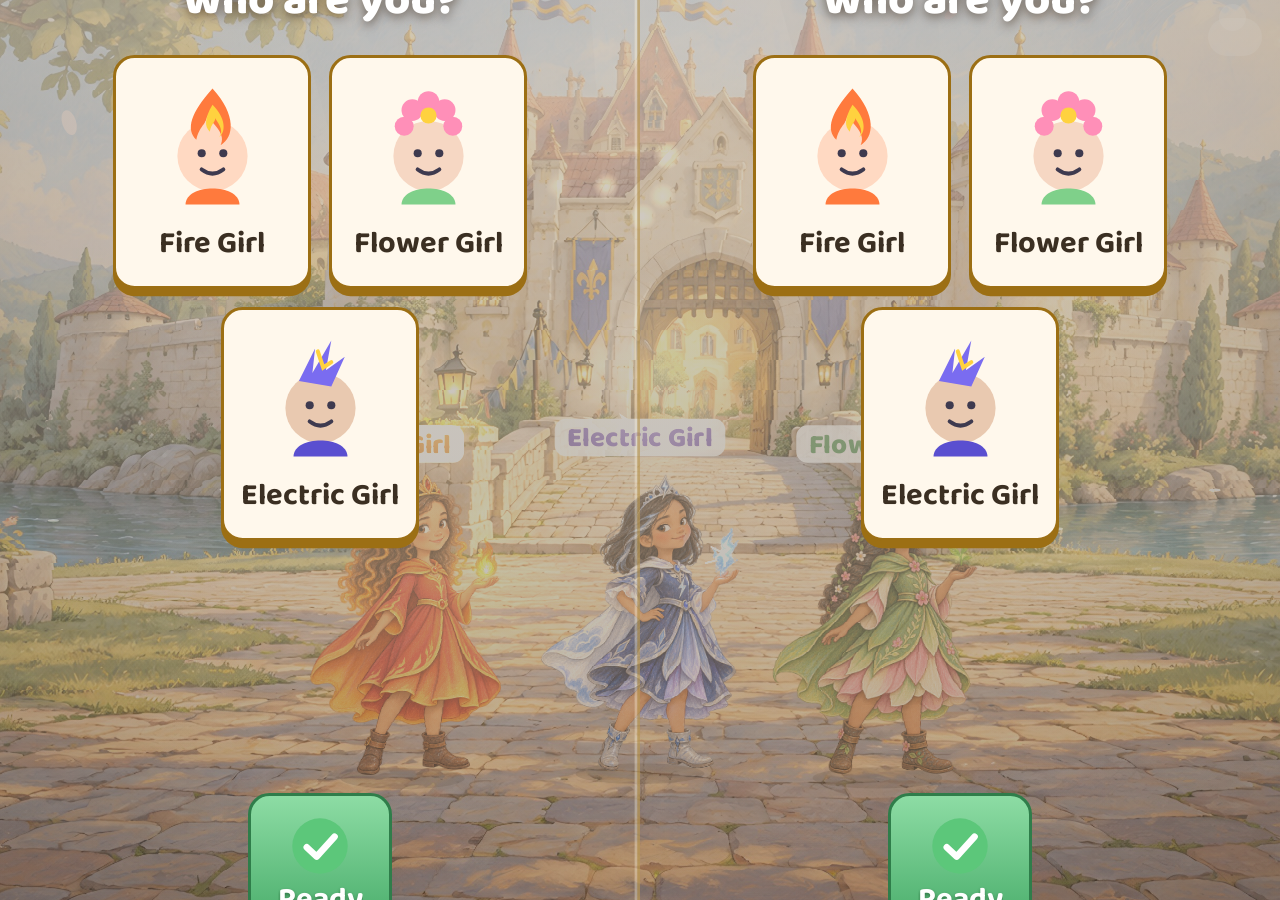
<file: index.html>
<!doctype html>
<html lang="en">
<head>
<meta charset="utf-8">
<meta name="viewport" content="width=device-width, initial-scale=1, maximum-scale=1, user-scalable=no, viewport-fit=cover">
<meta name="mobile-web-app-capable" content="yes">
<meta name="apple-mobile-web-app-capable" content="yes">
<meta name="application-name" content="Ember Bloom">
<meta name="theme-color" content="#1a1410">
<meta name="format-detection" content="telephone=no">
<title>Ember Bloom</title>
<link rel="manifest" href="manifest.webmanifest">
<link rel="icon" type="image/svg+xml" href="icons/icon.svg">
<link rel="stylesheet" href="styles.css?v=1">
<link rel="stylesheet" href="styles-hud.css?v=1">
<link rel="stylesheet" href="styles-dialogue.css?v=1">
<link rel="stylesheet" href="styles-challenge.css?v=1">
<link rel="stylesheet" href="styles-menu.css?v=1">
<link rel="stylesheet" href="styles-battle.css?v=1">
<link rel="stylesheet" href="styles-numbers.css?v=1">
<link rel="stylesheet" href="styles-shop.css?v=1">
<link rel="stylesheet" href="styles-bag.css?v=1">
<link rel="stylesheet" href="styles-myths.css?v=1">
<link rel="stylesheet" href="styles-art.css?v=1">
<link rel="stylesheet" href="styles-lair.css?v=1">
<link rel="stylesheet" href="styles-cases.css?v=1">
<link rel="stylesheet" href="styles-story.css?v=1">
<link rel="stylesheet" href="styles-ceremony.css?v=1">
<link rel="stylesheet" href="styles-verbs.css?v=1">
<link rel="stylesheet" href="styles-till.css?v=1">
</head>
<body data-scene="boot">
<!--
  The world is painted on the canvas. Buttons, speech bubbles and panels are HTML in #ui above it.
  Content (names, places, items, quests, lessons) lives in the data/ folder, never here.
-->
<canvas id="world"></canvas>
<div id="ui">
  <div id="place"></div>
  <div id="cloud" data-status="offline"></div>
  <div id="seats"></div>
  <div id="hud"></div>
  <div id="range"></div>
  <div id="corner" aria-label="grown-up corner: hold the top middle of the screen for three seconds"></div>
</div>
<div id="pick"></div>
<div id="dialogue"></div>
<div id="challenge"></div>
<div id="menu"></div>
<div id="battle"></div>
<div id="shop"></div>
<div id="storybook"></div>
<div id="artclass"></div>
<div id="lair"></div>
<div id="cases"></div>
<div id="parent"></div>
<div id="title">
  <div class="card">
    <h1 id="game-title"></h1>
    <p id="game-tagline"></p>
    <p class="tap">Tap to begin</p>
  </div>
</div>

<!-- content -->
<script src="art/overrides.js"></script>
<script src="data/world.js"></script>
<script src="data/challenges.js"></script>
<script src="data/phonics.js"></script>
<script src="data/puzzles.js"></script>
<script src="data/items.js"></script>
<script src="data/areas.js"></script>
<script src="data/quests.js"></script>
<script src="data/adventures.js"></script>
<script src="data/scenes.js"></script>
<script src="data/maps.js"></script>
<script src="data/living.js"></script>
<script src="data/school.js"></script>
<script src="data/friends.js"></script>
<script src="data/myths.js"></script>
<script src="data/cases.js"></script>
<script src="data/lair.js"></script>
<script src="data/shops.js"></script>
<script src="data/crafting.js"></script>
<script src="data/pictures.js"></script>
<script src="data/icons.js"></script>
<script src="data/story.js"></script>
<script src="data/starter-words.js"></script>
<!-- the game -->
<script src="js/core.js"></script>
<script src="js/state.js"></script>
<script src="js/save.js"></script>
<script src="js/dispatch.js"></script>
<script src="js/net.js"></script>
<script src="js/presence.js"></script>
<script src="js/companion.js"></script>
<script src="js/speech.js"></script>
<script src="js/scene.js"></script>
<script src="js/hero.js"></script>
<script src="js/living.js"></script>
<script src="js/input.js"></script>
<script src="js/words.js"></script>
<script src="js/ui.js"></script>
<script src="js/dialogue.js"></script>
<script src="js/challenge.js"></script>
<script src="js/hud.js"></script>
<script src="js/menu.js"></script>
<script src="js/map.js"></script>
<script src="js/ceremony.js"></script>
<script src="js/battle.js"></script>
<script src="js/numbers.js"></script>
<script src="js/shop.js"></script>
<script src="js/bag.js"></script>
<script src="js/myths.js"></script>
<script src="js/artclass.js"></script>
<script src="js/lair.js"></script>
<script src="js/verbs.js"></script>
<script src="js/till.js"></script>
<script src="js/cases.js"></script>
<script src="js/sound.js"></script>
<script src="js/story.js"></script>
<script src="js/heart.js"></script>
<script src="js/day.js"></script>
<script src="js/start.js"></script>
<script src="js/parent.js"></script>
<script src="js/boot.js"></script>
</body>
</html>
</file>
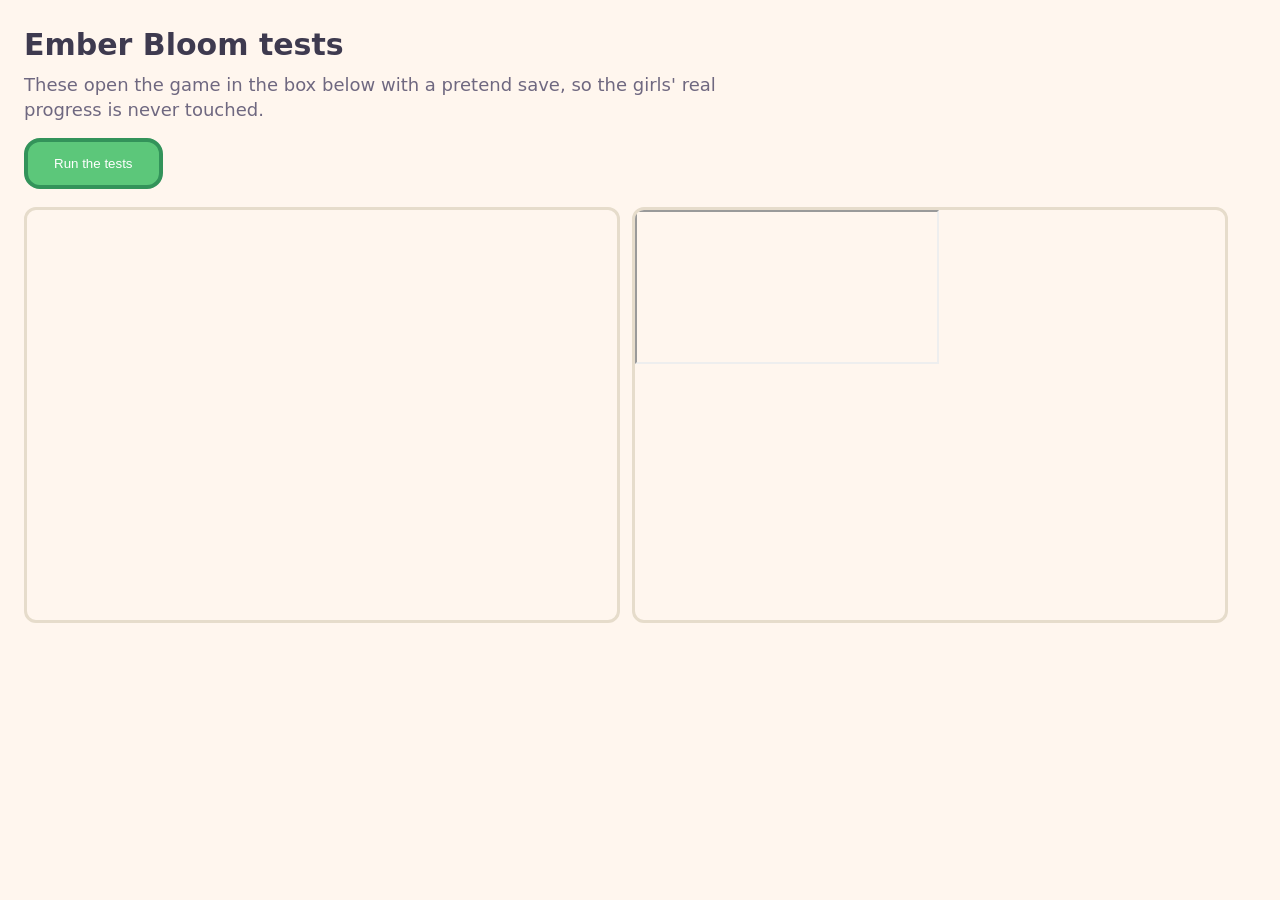
<file: tests/index.html>
<!doctype html>
<html lang="en">
<head>
<meta charset="utf-8">
<meta name="viewport" content="width=device-width, initial-scale=1">
<title>Ember Bloom tests</title>
<style>
  body { margin: 0; padding: 24px; font: 18px/1.4 ui-rounded, "Segoe UI", system-ui, sans-serif; color: #3e3a4f; background: #fff6ee; }
  h1 { margin: 0 0 6px; font-size: 30px; }
  .note { margin: 0 0 16px; color: #6f6880; max-width: 760px; }
  #run { font: 800 20px/1 inherit; padding: 14px 26px; border-radius: 16px; border: 4px solid #33935a; background: #5cc77a; color: #fff; }
  #run:disabled { opacity: .5; }
  #summary { margin-left: 14px; font-weight: 800; font-size: 22px; }
  #summary.good { color: #2f8a4f; } #summary.bad { color: #c23b3b; }
  #results { list-style: none; padding: 0; margin: 18px 0; max-width: 980px; }
  #results li { padding: 8px 12px; border-radius: 10px; margin: 4px 0; background: #fff; }
  #results li.pass::before { content: '✓ '; color: #2f8a4f; font-weight: 900; }
  #results li.fail { background: #fff0f0; }
  #results li.fail::before { content: '✗ '; color: #c23b3b; font-weight: 900; }
  #results li.running::before { content: '… '; }
  #results .why { display: block; color: #c23b3b; font-size: 15px; }
  .frames { display: flex; gap: 12px; flex-wrap: wrap; }
  .frame-box { width: 590px; height: 410px; overflow: hidden; border-radius: 12px; border: 3px solid #e6dccb; }
  #game { width: 1180px; height: 820px; border: 0; transform: scale(.5); transform-origin: 0 0; }
</style>
</head>
<body>
<h1>Ember Bloom tests</h1>
<p class="note">These open the game in the box below with a pretend save, so the girls' real progress is never touched.</p>
<button id="run">Run the tests</button><span id="summary"></span>
<ol id="results"></ol>
<div class="frames"><div class="frame-box"><iframe id="game" title="the game"></iframe></div><div class="frame-box"><iframe id="game2" title="a second device"></iframe></div></div>
<script src="harness.js"></script>
<script src="tests.js"></script>
<script src="tests-map.js"></script>
<script src="tests-battle.js"></script>
<script src="tests-numbers.js"></script>
<script src="tests-shop.js"></script>
<script src="tests-bag.js"></script>
<script src="tests-myths.js"></script>
<script src="tests-art.js"></script>
<script src="tests-lair.js"></script>
<script src="tests-cases.js"></script>
<script src="tests-net.js"></script>
<script src="tests-sound.js"></script>
<script src="tests-story.js"></script>
<script src="tests-heart.js"></script>
<script src="tests-day.js"></script>
<script src="tests-touch.js"></script>
<script src="tests-save.js"></script>
<script src="tests-balance.js"></script>
<script src="tests-economy.js"></script>
<script src="tests-world.js"></script>
<script src="tests-perf.js"></script>
<script src="tests-design.js"></script>
<script src="tests-design-hud.js"></script>
<script src="tests-design-menu.js"></script>
<script src="tests-design-battle.js"></script>
<script src="tests-words.js"></script>
<script src="tests-reading.js"></script>
<script src="tests-verbs.js"></script>
<script src="tests-till.js"></script>
<script src="tests-living.js"></script>
</body>
</html>
</file>
<file: styles.css>
/* =====================================================================
   EMBER BLOOM: how everything looks. THE SYSTEM lives here; each area has its own file
   (styles-hud.css, styles-dialogue.css, styles-challenge.css, styles-menu.css, styles-battle.css, ...).
   ---------------------------------------------------------------------
   The world is painted on a canvas (js/scene.js). This file styles what sits on top of it.
   Rules every screen follows:
     - big tap targets (nothing smaller than --tap; most things --btn)
     - icons paired with words; every word tappable to hear it
     - no scrolling, no zooming, no text selection, no long-press menus
     - sizes come from the six type tokens; colours from the palette tokens; no weight 900
     - one button family (.btn + primary / confirm / quiet) and one Close control (.btn-close)
   The three seat colors (--L, --R, --A) are filled in by the game from data/world.js.
   Overlay order, low to high (explicit z-indexes, so a word card can never hide under a battle):
     #dialogue 10 < #menu, #shop, #lair, #cases, #crafting 20 < #storybook, #artclass 25 < #battle 30 < #challenge 40 < #range 41 (the candle row, above the class dimmer) < #title 50 < #parent 100
   ===================================================================== */

/* Baloo 2 (SIL Open Font License, art/fonts/OFL.txt), bundled so it works offline. Variable weight 400 to 800. */
@font-face { font-family: "Baloo 2"; font-style: normal; font-weight: 400 800; font-display: swap;
  src: url(art/fonts/baloo2-latin-ext.woff2) format("woff2");
  unicode-range: U+0100-02BA, U+02BD-02C5, U+02C7-02CC, U+02CE-02D7, U+02DD-02FF, U+0304, U+0308, U+0329, U+1D00-1DBF, U+1E00-1E9F, U+1EF2-1EFF, U+2020, U+20A0-20AB, U+20AD-20C4, U+2113, U+2C60-2C7F, U+A720-A7FF; }
@font-face { font-family: "Baloo 2"; font-style: normal; font-weight: 400 800; font-display: swap;
  src: url(art/fonts/baloo2-latin.woff2) format("woff2");
  unicode-range: U+0000-00FF, U+0131, U+0152-0153, U+02BB-02BC, U+02C6, U+02DA, U+02DC, U+0304, U+0308, U+0329, U+2000-206F, U+20AC, U+2122, U+2191, U+2193, U+2212, U+2215, U+FEFF, U+FFFD; }

:root {
  --L: #ffa14f; --L-light: #fff0e0; --L-dark: #b05a10;    /* left seat */
  --R: #7fd08a; --R-light: #e8f8ea; --R-dark: #2f7a3d;    /* right seat */
  --A: #a98be6; --A-light: #efe8ff; --A-dark: #5a3ea8;    /* the away seat (the cousin) */
  --btn: max(16vmin, 48px);     /* big tap targets: a sixth of the screen, never under 48 px (a phone) */
  --tap: 44px;                  /* the smallest anything tappable may be on any screen */

  /* ---- type: two faces, six sizes, nothing else ---- */
  --font-display: "Baloo 2", ui-rounded, "SF Pro Rounded", "Arial Rounded MT Bold", "Segoe UI", system-ui, sans-serif;
  --font: ui-rounded, "SF Pro Rounded", "Segoe UI", system-ui, sans-serif;    /* body and small, at 600 */
  --t-display: 9vmin;                    /* the title word, "your move" banner, big numbers */
  --t-title:   max(5vmin, 22px);         /* page titles, trouble name, shop name */
  --t-word:    max(6vmin, 26px);         /* challenge words and digits: the thing to read is the biggest thing */
  --t-button:  max(3.4vmin, 16px);       /* every button and tab label */
  --t-body:    max(3vmin, 16px);         /* dialogue, storybook, objective line, item names */
  --t-small:   max(2.4vmin, 13px);       /* costs, counts, "for Flower Girl"; never below this */

  /* ---- palette ---- */
  --paper-0: #fff8ec; --paper-1: #f3e4c6; --paper-2: #e2cc9f;     /* cards, frames, dim parchment */
  --ink: #3b2f22; --ink-soft: #7a6650;                             /* body, secondary; no pure grey text */
  --gold: #d9a73a; --gold-deep: #9c6f14; --gold-glow: #ffe08a;     /* frames, selection, rewards */
  --ok: #4caf6d; --ok-deep: #2f7d4a; --ok-soft: #e6f6e9;           /* "done" states only */
  --hint: #e8812a;                                                 /* "try again" */
  --fire: #ff8a3d; --flower: #52b86a; --electric: #8f6cf0;         /* the three princesses */
  --light: #ffd23f; --earth: #a9783f; --water: #5cb8e6;            /* move elements beyond the three */
  --rarity-common: var(--gold); --rarity-uncommon: #4caf6d; --rarity-rare: #4a8fe0; --rarity-magic: #9a6cf0; --rarity-legendary: #f0b429;
  --dim: rgba(30,18,6,.6);                                         /* the world under a modal */

  /* ---- shape, shadow, motion ---- */
  --r: 2.4vmin;                                                    /* every frame and card; medallions are 50% */
  --shadow-float: 0 1.2vmin 3vmin rgba(40,20,0,.35);                /* under every floating panel */
  --press: .8vmin;                                                 /* a button's hard bottom shadow */
  --dur-in: 180ms; --dur-out: 120ms; --dur-pop: 150ms; --dur-wobble: 300ms; --dur-fill: 400ms;
  --ease-out: cubic-bezier(.2, .8, .3, 1);

  /* ---- the painted frame sheet (art/ui/frame.png). Used only when listed in art/overrides.js. ---- */
  --frame-slice: 22%;           /* how much of each edge of frame.png is border (tune once the painting lands) */
  --frame-width: 3.2vmin;       /* how thick that border is drawn on screen */

  /* older names, kept so every area file still works while it moves to the tokens above */
  --paper: var(--paper-0); --parch: var(--paper-1); --parch-dark: var(--paper-2); --gold-dark: var(--gold-deep); --ink2: var(--ink);
  --parchment: radial-gradient(ellipse at 30% 20%, #fffaf0, var(--paper-1) 60%, var(--paper-2));
  --frame-shadow: var(--shadow-float), inset 0 0 0 .4vmin #fff6e0, inset 0 0 0 .9vmin var(--gold);
}
* { box-sizing: border-box; -webkit-user-select: none; user-select: none; -webkit-touch-callout: none; -webkit-tap-highlight-color: transparent; }
html, body { margin: 0; height: 100%; overflow: hidden; overscroll-behavior: none; touch-action: none; background: #1a1410; color: var(--ink); font-family: var(--font); font-weight: 600; }
body { position: fixed; inset: 0; }
svg { display: block; }
h1, h2, h3 { font-family: var(--font-display); font-weight: 800; }

#world { position: fixed; inset: 0; display: block; }

/* ---------- the HTML layer ---------- */
#ui { position: fixed; inset: 0; pointer-events: none; }
#ui > * { pointer-events: auto; }

/* =====================================================================
   THE FRAME: parchment, a gold-deep outer line, a cream inner line, one radius, a soft shadow.
   Every floating panel uses it. With the painted frame sheet listed in art/overrides.js, the body gets
   the class "has-ui-frame" and the same panels draw their edge from art/ui/frame.png instead.
   ===================================================================== */
.ornate { background: var(--parchment); border: .5vmin solid var(--gold-deep); border-radius: var(--r); box-shadow: var(--frame-shadow); color: var(--ink); }
.has-ui-frame :is(.ornate, .hudcard, .dlg .body, #menu .frame, #menu .tabs, .shop-frame, .lair-frame, #cases .frame, #crafting .frame, .ch-card, #battle .moves, #battle .message, #title .card) {
  border-style: solid; border-width: var(--frame-width); border-color: transparent;
  border-image: url(art/ui/frame.png) var(--frame-slice) fill / var(--frame-width) / 0 round;
  background: none; box-shadow: none; filter: drop-shadow(0 1vmin 1.6vmin rgba(40,20,0,.35));
}
.has-ui-parchment :is(.ornate, .hudcard, .dlg .body, #menu .frame, .shop-frame, .lair-frame, #cases .frame, .ch-card) { background-image: url(art/ui/parchment.png), var(--parchment); background-size: cover; }

/* Every floating panel rises in; the world dims under it. */
@keyframes rise-in { from { opacity: 0; transform: translateY(2vmin); } }
@keyframes rise-in-x { from { opacity: 0; transform: translate(-50%, 2vmin); } }
@keyframes pop { from { opacity: 0; } }
@keyframes breathe { 50% { transform: scale(1.05); } }
@keyframes pulse { 50% { opacity: .55; } }
@keyframes shake { 25% { transform: translateX(-1vmin); } 75% { transform: translateX(1vmin); } }
@keyframes wobble { 25% { transform: rotate(-3deg); } 50% { transform: rotate(3deg); } 75% { transform: rotate(-1.5deg); } }
@keyframes pop-right { 50% { transform: scale(1.06); } }

/* =====================================================================
   ONE BUTTON FAMILY. Every button: same radius, same hard bottom shadow, same press.
     .btn            parchment face (the default)
     .btn.primary    gold face: the main thing to do on this screen
     .btn.confirm    green face: only "I am done" (Ready, Done, Give back)
     .btn.quiet      parchment outline, lighter: Bye for now, Cancel
   Shapes: .btn.tile is the big square icon-over-word button (--btn); .btn.small is a compact row button.
   ===================================================================== */
.btn {
  position: relative; display: inline-flex; align-items: center; justify-content: center; gap: 1vmin;
  min-width: var(--tap); min-height: max(9vmin, var(--tap)); padding: 1vmin 3vmin;
  border-radius: var(--r); border: .4vmin solid var(--gold-deep); background: var(--paper-0); color: var(--ink);
  box-shadow: 0 var(--press) 0 var(--gold-deep);
  font-family: var(--font-display); font-weight: 700; font-size: var(--t-button); line-height: 1.05; text-align: center;
  cursor: pointer; transition: transform 80ms, box-shadow 80ms, filter 80ms;
}
.btn:active, .btn.pressed { transform: translateY(calc(var(--press) * .75)); box-shadow: 0 calc(var(--press) * .25) 0 var(--gold-deep); }
.btn .icon { width: 1.5em; height: 1.5em; flex: none; } .btn .icon svg, .btn .icon img { width: 100%; height: 100%; object-fit: contain; }
.btn .word { overflow: hidden; text-overflow: ellipsis; }
.btn.primary { background: linear-gradient(#ffe9a6, var(--gold) 90%); color: #3a2506; }
.btn.confirm { background: linear-gradient(#8ddca4, var(--ok) 90%); border-color: var(--ok-deep); box-shadow: 0 var(--press) 0 var(--ok-deep); color: #fff; text-shadow: 0 .2vmin .4vmin rgba(0,40,10,.45); }
.btn.confirm:active, .btn.confirm.pressed { box-shadow: 0 calc(var(--press) * .25) 0 var(--ok-deep); }
.btn.quiet { background: rgba(255,248,236,.88); border-color: var(--gold); box-shadow: 0 calc(var(--press) * .6) 0 rgba(156,111,20,.7); color: var(--ink); font-weight: 600; }
.btn.tile { flex-direction: column; gap: .6vmin; width: var(--btn); height: var(--btn); padding: 1vmin; }
.btn.tile .icon { width: 55%; height: 55%; }
.btn.small { min-height: max(6.4vmin, var(--tap)); padding: .6vmin 2.4vmin; font-size: var(--t-small); --press: .6vmin; }
.btn.disabled { filter: saturate(.35); opacity: .55; }

/* ONE CLOSE CONTROL: a round gold button with the word under it, top-right of every panel, out of any tab row.
   Built by uiCloseHtml() in js/ui.js; tests find it by [data-close]. Its panel needs position: relative. */
.btn-close {
  position: absolute; top: 1.4vmin; right: 1.6vmin; z-index: 3; display: flex; flex-direction: column; align-items: center; gap: .3vmin;
  min-width: var(--tap); cursor: pointer; font-family: var(--font-display); font-weight: 700; font-size: var(--t-small); color: var(--ink); line-height: 1;
}
.btn-close .disc { width: max(8vmin, var(--tap)); height: max(8vmin, var(--tap)); border-radius: 50%; display: flex; align-items: center; justify-content: center;
  background: radial-gradient(circle at 35% 30%, #fff0bf, var(--gold) 75%); border: .4vmin solid var(--gold-deep); box-shadow: 0 .6vmin 0 var(--gold-deep), var(--shadow-float); transition: transform 80ms, box-shadow 80ms; }
.btn-close .disc svg { width: 50%; height: 50%; }
.btn-close:active .disc { transform: translateY(.45vmin); box-shadow: 0 .15vmin 0 var(--gold-deep); }

/* ---------- title ---------- */
#title {
  position: fixed; inset: 0; z-index: 50; display: flex; align-items: flex-start; justify-content: center; padding-top: 8vmin;
  background: radial-gradient(ellipse at 50% 30%, rgba(255,240,210,.18), rgba(20,10,0,.35) 70%);
  opacity: 0; pointer-events: none; transition: opacity .5s;
}
#title.show { opacity: 1; pointer-events: auto; }
#title .card { text-align: center; padding: 3vmin 7vmin 3vmin; max-width: 80vw; background: var(--parchment); border: .5vmin solid var(--gold-deep); border-radius: var(--r); box-shadow: var(--frame-shadow); }
#title h1 { margin: 0; font-size: var(--t-display); font-weight: 800; line-height: 1.05; letter-spacing: .01em; color: var(--L-dark);
  text-shadow: 0 .3vmin 0 #fff3d6, 0 .6vmin 1.2vmin rgba(120,60,0,.25); }
#title p { margin: .4vmin 0 0; font-size: var(--t-body); color: var(--ink-soft); }
#title .tap { margin-top: 2.4vmin; font-family: var(--font-display); font-weight: 800; font-size: var(--t-button); color: var(--ink); animation: pulse 1.8s ease-in-out infinite; }

/* ---------- speech bubbles: every word can be tapped to hear it ---------- */
.bubble {
  position: absolute; left: 50%; bottom: 6vmin; transform: translateX(-50%); max-width: 72vw;
  background: var(--parchment); color: var(--ink); border-radius: var(--r); padding: 2.6vmin 9vmin 2.6vmin 3.6vmin;
  font-size: var(--t-body); line-height: 1.4; box-shadow: var(--frame-shadow); border: .5vmin solid var(--gold-deep);
  animation: pop var(--dur-in) ease-out;
}
.bubble.seat-left  { left: 4vmin; transform: none; max-width: 46vw; border-color: var(--L-dark); }
.bubble.seat-right { left: auto; right: 4vmin; transform: none; max-width: 46vw; border-color: var(--R-dark); }
.bubble.seat-away  { border-color: var(--A-dark); }
.bubble .who { font-family: var(--font-display); font-size: var(--t-small); font-weight: 700; color: var(--ink-soft); margin-bottom: .6vmin; }
.bubble .w { display: inline-flex; align-items: center; min-height: var(--tap); padding: 0 .3vmin; border-radius: 1vmin; }
.bubble .w:active, .bubble .w.said { background: var(--gold-glow); }
.bubble .close { position: absolute; right: 1.6vmin; top: 1.6vmin; width: max(5vmin, var(--tap)); height: max(5vmin, var(--tap)); border-radius: 50%;
  background: radial-gradient(circle at 35% 30%, #fff0bf, var(--gold) 75%); border: .3vmin solid var(--gold-deep); }
.bubble .close::before, .bubble .close::after { content: ''; position: absolute; left: 50%; top: 50%; width: 50%; height: .6vmin; border-radius: .3vmin; background: var(--ink); transform: translate(-50%, -50%) rotate(45deg); }
.bubble .close::after { transform: translate(-50%, -50%) rotate(-45deg); }
.bubble .btn.next { margin: 1.5vmin auto 0; display: flex; }

/* ---------- toasts ---------- */
.toast {
  position: absolute; left: 50%; top: 14vmin; transform: translate(-50%, -2vmin); display: flex; align-items: center; gap: 1.5vmin;
  background: var(--parchment); border: .4vmin solid var(--gold-deep); border-radius: var(--r); padding: 1.2vmin 3vmin;
  font-family: var(--font-display); font-size: var(--t-button); font-weight: 700; box-shadow: var(--shadow-float);
  opacity: 0; transition: opacity var(--dur-in), transform var(--dur-in) var(--ease-out); pointer-events: none;
}
.toast.show { opacity: 1; transform: translate(-50%, 0); }
.toast .icon { width: 5vmin; height: 5vmin; }
.toast .icon svg { width: 100%; height: 100%; }

@media (orientation: portrait) {
  .bubble { max-width: 90vw; }
}

/* ---------- join / leave ---------- */
#seats { position: absolute; inset: 0; pointer-events: none; }
.seatbtn { position: absolute; bottom: 4vmin; pointer-events: auto; }
.seatbtn.seat-left  { left: 4vmin; }
.seatbtn.seat-right { right: 4vmin; }
.seatbtn.seat-away  { left: 50%; transform: translateX(-50%); }
.seatbtn.empty .btn.join { width: calc(var(--btn) * 1.3); height: calc(var(--btn) * 1.3); animation: breathe 2.4s ease-in-out infinite; }
.seatbtn.seat-left .btn.join  { border-color: var(--L-dark); box-shadow: 0 var(--press) 0 var(--L-dark); }
.seatbtn.seat-right .btn.join { border-color: var(--R-dark); box-shadow: 0 var(--press) 0 var(--R-dark); }
.seatbtn.seat-away .btn.join  { border-color: var(--A-dark); box-shadow: 0 var(--press) 0 var(--A-dark); }
.seatbtn .btn.bye { opacity: .85; }

/* the grown-up corner: an invisible hold target at the top centre (nothing tappable lives there, and it is
   where no child's palm rests; the top-left would sit on the left twin's portrait) */
#corner { position: absolute; left: 50%; top: 0; width: 16vmin; height: 10vmin; transform: translateX(-50%); pointer-events: auto; }

/* ---------- picking a princess ---------- */
#pick { position: fixed; inset: 0; display: none; background: rgba(20,10,0,.35); }
#pick.show { display: flex; }
.pick-half { flex: 1; display: flex; flex-direction: column; align-items: center; justify-content: center; gap: 2vmin; padding: 3vmin; position: relative; }
.pick-half.seat-left  { background: linear-gradient(180deg, rgba(255,248,236,.5), rgba(255,248,236,.15)); box-shadow: inset -.3vmin 0 0 rgba(156,111,20,.45), inset -.6vmin 0 0 rgba(255,246,224,.35); }
.pick-half.seat-right { background: linear-gradient(180deg, rgba(255,248,236,.5), rgba(255,248,236,.15)); }
.pick-title { font-family: var(--font-display); font-size: var(--t-title); font-weight: 800; color: #fff; text-shadow: 0 .3vmin 1.2vmin rgba(40,20,0,.55); }
.pick-row { display: flex; gap: 2vmin; flex-wrap: wrap; justify-content: center; }
.pick-row.hidden { visibility: hidden; }
.pick-card { width: max(22vmin, 96px); height: max(26vmin, 110px); background: var(--paper-0); border-radius: var(--r); border: .4vmin solid var(--gold-deep); display: flex; flex-direction: column; align-items: center; justify-content: center; gap: 1vmin; box-shadow: 0 var(--press) 0 var(--gold-deep); transition: transform var(--dur-pop); }
.pick-card .art { width: 15vmin; height: 15vmin; } .pick-card .art svg { width: 100%; height: 100%; }
.pick-card .word { font-family: var(--font-display); font-weight: 700; font-size: var(--t-button); }
.pick-card.on { border-color: var(--gold-deep); background: #fff3cf; box-shadow: 0 0 0 .8vmin var(--gold-glow), 0 var(--press) 0 var(--gold-deep); transform: translateY(-.6vmin); }
.pick-card.taken, .swatch.taken { opacity: .35; filter: grayscale(.6); }
.pick-card.shake { animation: shake .4s; }
.swatch { width: max(11vmin, 48px); height: max(11vmin, 48px); border-radius: 50%; background: var(--c); border: .7vmin solid #fff; box-shadow: 0 .5vmin 1.5vmin rgba(0,0,0,.25); display: flex; align-items: flex-end; justify-content: center; }
.swatch span { font-size: var(--t-small); font-weight: 700; color: #fff; text-shadow: 0 1px 4px rgba(0,0,0,.5); margin-bottom: .6vmin; }
.swatch.on { border-color: var(--ink); transform: scale(1.12); }
.pick-half.done { justify-content: center; }
.pick-done { width: 18vmin; height: 18vmin; } .pick-done svg { width: 100%; height: 100%; }

/* ---------- the grown-up corner (parent screen): plain and readable for a grown-up, but the game's own frame and buttons ---------- */
#parent { position: fixed; inset: 0; z-index: 100; display: none; background: rgba(30,18,6,.82); overflow: hidden; }
#parent.show { display: flex; align-items: flex-start; justify-content: center; padding: 3vmin; }
#parent * { -webkit-user-select: text; user-select: text; }
#parent .panel { background: var(--paper-0); border: .5vmin solid var(--gold-deep); border-radius: var(--r); box-shadow: var(--shadow-float); padding: 3vmin 4vmin; width: min(1100px, 100%); max-height: 100%; overflow: auto; overscroll-behavior: contain; touch-action: pan-y; font-size: 18px; line-height: 1.4; animation: rise-in var(--dur-in) var(--ease-out); }
#parent h2 { margin: 0 0 .5em; font-size: 28px; display: flex; align-items: center; justify-content: space-between; gap: 1em; }
#parent h3 { margin: 1em 0 .4em; font-size: 21px; } #parent h3 small { font-family: var(--font); font-weight: 600; color: var(--ink-soft); font-size: 15px; }
#parent .note { margin: 0 0 1em; color: var(--ink-soft); }
#parent .seats { display: flex; gap: 2vmin; flex-wrap: wrap; }
#parent section.seat { flex: 1; min-width: 280px; padding: 1em; border-radius: var(--r); background: #fff; border: 3px solid var(--paper-2); }
#parent section.seat.seat-left { border-color: var(--L); } #parent section.seat.seat-right { border-color: var(--R); } #parent section.seat.seat-away { border-color: var(--A); }
#parent label { display: block; margin: .6em 0; font-weight: 700; } #parent label small { display: block; font-weight: 500; color: var(--ink-soft); }
#parent label.check { font-weight: 600; } #parent input[type=checkbox] { width: 22px; height: 22px; vertical-align: middle; accent-color: var(--gold-deep); }
#parent input, #parent textarea, #parent select { font: inherit; width: 100%; padding: .5em .7em; border-radius: 12px; border: 2px solid var(--paper-2); background: #fff; margin-top: .3em; }
#parent textarea { min-height: 120px; }
#parent .row { display: flex; gap: .8em; align-items: center; flex-wrap: wrap; margin: .6em 0; }
#parent code { font-size: 20px; letter-spacing: .08em; background: #fff; padding: .4em .8em; border-radius: 10px; border: 2px solid var(--paper-2); }
#parent .btn { -webkit-user-select: none; user-select: none; font-size: 18px; min-height: 48px; --press: 4px; }
#parent .btn.small { font-size: 15px; min-height: 44px; }
#parent .row.danger { margin-top: 1.5em; } #parent .row.danger .btn { border-color: #c45f5f; box-shadow: 0 var(--press) 0 #c45f5f; }
#parent .progress { margin-top: .5em; color: var(--ink-soft); }
#parent.pin .panel { width: 360px; text-align: center; margin-top: 10vh; }
#parent input.shake { animation: shake .4s; border-color: #c23b3b; }

/* =====================================================================
   REDUCED MOTION: the tablet's own setting, or html.reduce-motion (the tests, and later a grown-up switch).
   Every duration becomes zero; nothing loops.
   ===================================================================== */
@media (prefers-reduced-motion: reduce) {
  :root { --dur-in: 0ms; --dur-out: 0ms; --dur-pop: 0ms; --dur-wobble: 0ms; --dur-fill: 0ms; }
  *, *::before, *::after { animation-duration: 0ms !important; animation-delay: 0ms !important; animation-iteration-count: 1 !important; transition-duration: 0ms !important; transition-delay: 0ms !important; }
}
html.reduce-motion { --dur-in: 0ms; --dur-out: 0ms; --dur-pop: 0ms; --dur-wobble: 0ms; --dur-fill: 0ms; }
html.reduce-motion *, html.reduce-motion *::before, html.reduce-motion *::after { animation-duration: 0ms !important; animation-delay: 0ms !important; animation-iteration-count: 1 !important; transition-duration: 0ms !important; transition-delay: 0ms !important; }
</file>
<file: styles-hud.css>
/* =====================================================================
   EMBER BLOOM: the HUD, the place banner, the little cloud and the class target range (js/hud.js, js/ui.js)
   Tokens, the type scale and the button family live in styles.css.
   --hud-bottom is set by HUD.measure(): how far down the HUD cards and their objective lines reach.
   The place banner, the class target range and the class cards all start below it.
   ===================================================================== */

/* ---------- the place banner: one style on every map, below the HUD row, never over a card ---------- */
#place {
  position: absolute; left: 50%; top: calc(var(--hud-bottom, 24vmin) + 1.6vmin); transform: translate(-50%, -1.4vmin); pointer-events: none;
  max-width: min(70vw, 90vmin); overflow: hidden; text-overflow: ellipsis; white-space: nowrap;
  font-family: var(--font-display); font-size: var(--t-title); font-weight: 800; line-height: 1.15; color: var(--ink);
  background: var(--parchment); border: .5vmin solid var(--gold-deep); border-radius: var(--r); box-shadow: var(--frame-shadow);
  padding: .6vmin 3.6vmin; opacity: 0; transition: opacity var(--dur-in), transform var(--dur-in) var(--ease-out);
}
#place.show { opacity: 1; transform: translate(-50%, 0); }
body[data-scene="title"] #place { opacity: 0; }

/* the little cloud: offline / connecting / live. Never an error. */
#cloud { position: absolute; right: 2vmin; top: 2vmin; width: 6vmin; height: 4.2vmin; border-radius: 3vmin; background: rgba(255,255,255,.35); opacity: .6; }
#cloud::after { content: ''; position: absolute; left: 1.2vmin; top: -1.6vmin; width: 3vmin; height: 3vmin; border-radius: 50%; background: inherit; }
#cloud[data-status="live"] { background: #9ad0ff; opacity: 1; }
#cloud[data-status="connecting"] { animation: pulse 1.2s ease-in-out infinite; }

/* ---------- the HUD card (also used on the battle screen, via hudCardHtml) ---------- */
#hud { position: absolute; inset: 0; pointer-events: none; }
.hudcard { display: flex; gap: 1.6vmin; align-items: center; pointer-events: auto; padding: 1.2vmin 2vmin 1.2vmin 1.2vmin;
  background: var(--parchment); border: .5vmin solid var(--gold-deep); border-radius: var(--r); box-shadow: var(--frame-shadow); color: var(--ink); }
#hud .hudcard { position: absolute; top: 2vmin; }
#hud .hudcard.seat-left  { left: 2vmin; }
#hud .hudcard.seat-away  { left: 2vmin; }   /* the cousin's device shows one seat; her card sits left, clear of the grown-up corner */
#hud .hudcard.seat-right { right: 2vmin; }
.hudcard.seat-right { flex-direction: row-reverse; text-align: right; padding: 1.2vmin 1.2vmin 1.2vmin 2vmin; }
.hudcard.seat-left { border-color: var(--gold-deep); }
.hudcard.away { opacity: .55; }

/* the portrait medallion: the one portrait shape (a circle in a gold ring that fills with XP) */
.hudcard .portrait { position: relative; width: max(12vmin, 48px); height: max(12vmin, 48px); flex: none; }
.hudcard .ring { position: absolute; inset: 0; transform: rotate(-90deg); }
.hudcard .ring .track { fill: #fff6e0; stroke: rgba(156,111,20,.22); stroke-width: 8; }
.hudcard .ring .fill { fill: none; stroke: var(--gold); stroke-width: 8; stroke-linecap: round; transition: stroke-dasharray var(--dur-fill); }
.hudcard .face { position: absolute; inset: 1.4vmin; border-radius: 50%; overflow: hidden; background: #fff; box-shadow: 0 0 0 .3vmin var(--gold-deep); }
.hudcard .face svg, .hudcard .face img { width: 100%; height: 100%; object-fit: cover; object-position: top; }
.hudcard .level { position: absolute; right: -.6vmin; bottom: -.6vmin; min-width: max(4.8vmin, 20px); height: max(4.8vmin, 20px); border-radius: 50%;
  background: linear-gradient(#ffe9a6, var(--gold) 90%); border: .35vmin solid var(--gold-deep); color: #3a2506;
  font-family: var(--font-display); font-weight: 800; font-size: var(--t-small); line-height: 1; display: flex; align-items: center; justify-content: center; box-shadow: 0 .3vmin .8vmin rgba(40,20,0,.3); }
.hudcard.seat-left .level, .hudcard.seat-away .level { right: auto; left: -.6vmin; }

.hudcard .info { display: flex; flex-direction: column; gap: .6vmin; min-width: 0; }
.hudcard.seat-right .info { align-items: flex-end; }
.hudcard .name { font-family: var(--font-display); font-weight: 800; font-size: var(--t-button); line-height: 1.05; max-width: 34vmin; overflow: hidden; text-overflow: ellipsis; white-space: nowrap; }
.hudcard.seat-left .name { color: var(--L-dark); } .hudcard.seat-right .name { color: var(--R-dark); } .hudcard.seat-away .name { color: var(--A-dark); }

/* coins and hearts: framed counters, number in the display face */
.hudcard .counters { display: flex; gap: 1vmin; }
.hudcard.seat-right .counters { justify-content: flex-end; }   /* same order on both cards: coins, then hearts */
.hudcard .c { display: inline-flex; align-items: center; gap: .6vmin; min-width: 9vmin; padding: .2vmin 1.4vmin .2vmin .5vmin; border-radius: var(--r);
  background: var(--paper-0); border: .3vmin solid var(--gold-deep); box-shadow: inset 0 -.3vmin 0 rgba(156,111,20,.18);
  font-family: var(--font-display); font-weight: 800; font-size: var(--t-small); line-height: 1.1; }
.hudcard .c svg { width: max(3.2vmin, 14px); height: max(3.2vmin, 14px); flex: none; }

/* the Ember meter: the flame, the bar, the number */
.hudcard .ember { display: flex; align-items: center; gap: .6vmin; font-family: var(--font-display); font-weight: 800; font-size: var(--t-small); line-height: 1; }
.hudcard.seat-right .ember { flex-direction: row-reverse; }
.hudcard .ember svg { width: max(3.2vmin, 14px); height: max(3.2vmin, 14px); }
.hudcard .ember .bar, .ember-row .bar { width: 15vmin; height: 1.8vmin; border-radius: 1vmin; background: rgba(60,30,0,.16); box-shadow: inset 0 .2vmin .4vmin rgba(60,30,0,.2); overflow: hidden; }
.hudcard .ember .in, .ember-row .in { height: 100%; background: linear-gradient(90deg, #ff7a3d, #ffd23f); border-radius: 1vmin; transition: width var(--dur-fill); }
.hudcard.seat-right .ember .bar { transform: scaleX(-1); }   /* the right seat's meter fills toward her portrait too */

/* the objective: the one line a child must read. Body size, one line, an icon, its own strip under the card. Tap to hear it. */
.hudcard .objective { display: none; }
#hud .hudcard .objective { position: absolute; top: calc(100% + 1vmin); left: 0; display: flex; align-items: center; gap: 1vmin;
  width: max-content; max-width: min(46vw, 80vmin); min-height: var(--tap); padding: .4vmin 2vmin .4vmin 1.2vmin;
  background: rgba(255,248,236,.94); border: .35vmin solid var(--gold-deep); border-radius: var(--r); box-shadow: var(--shadow-float);
  font-size: var(--t-body); line-height: 1.2; color: var(--ink); white-space: nowrap; }
#hud .hudcard.seat-right .objective { left: auto; right: 0; }
#hud .hudcard .objective .icon { width: 1.2em; height: 1.2em; flex: none; } .hudcard .objective .icon svg { width: 100%; height: 100%; }
#hud .hudcard .objective .text { overflow: hidden; text-overflow: ellipsis; min-width: 0; }
body[data-scene="title"] #hud, body[data-scene="pick"] #hud, body[data-scene="intro"] #hud, body[data-scene="parent"] #hud { display: none; }

/* ---------- the class target range: candles below the HUD row, never behind it ---------- */
#range { position: fixed; left: 0; right: 0; top: calc(var(--hud-bottom, 24vmin) + 1.2vmin); display: none; justify-content: space-between; padding: 0 3vmin; pointer-events: none; z-index: 41; }
#range.show { display: flex; }
.range-row { display: flex; gap: 1vmin; padding: .8vmin 1.4vmin; border-radius: var(--r); background: rgba(255,248,236,.55); box-shadow: inset 0 0 0 .3vmin rgba(156,111,20,.45); }
.range-row.seat-right { margin-left: auto; }
.target { width: 8vmin; height: 8vmin; opacity: .45; filter: grayscale(.8); transition: opacity var(--dur-fill), filter var(--dur-fill), transform var(--dur-fill) var(--ease-out); }
.target svg { width: 100%; height: 100%; }
.target.lit { opacity: 1; filter: none; transform: scale(1.15); }
.target.lit.bright { filter: drop-shadow(0 0 1.6vmin #ffd23f); }
body[data-layer="challenge"] #hud, body[data-layer="class"] #hud { opacity: .35; }
</file>
<file: styles-dialogue.css>
/* =====================================================================
   EMBER BLOOM: the dialogue box (js/dialogue.js)
   Tokens, the type scale and the button family live in styles.css.
   ===================================================================== */
/* ---------- dialogue ---------- */
#dialogue { position: fixed; inset: 0; z-index: 10; display: none; pointer-events: none; }
#dialogue.show { display: block; pointer-events: auto; }   /* a transparent backdrop: nothing under it takes taps */
/* While any overlay layer is open (body[data-layer] is its name), the HUD portrait and the Join / Bye buttons are off. */
body:not([data-layer=""]) .hudcard, body:not([data-layer=""]) #seats .seatbtn { pointer-events: none; }
.dlg { position: absolute; left: 50%; bottom: 3vmin; transform: translateX(-50%); width: min(92vw, 1400px); display: flex; gap: 2vmin; align-items: flex-end; pointer-events: auto; animation: rise-in-x var(--dur-in) var(--ease-out); }
/* one portrait shape everywhere: the gold-rimmed medallion, as on the HUD */
.dlg .portrait { width: 22vmin; height: 22vmin; flex: none; border-radius: 50%; overflow: hidden; background: radial-gradient(#fffaf0, var(--paper-2)); border: .6vmin solid var(--gold-deep); box-shadow: var(--shadow-float), inset 0 0 0 .5vmin #fff6e0; }
.dlg .portrait svg, .dlg .portrait img { width: 100%; height: 100%; object-fit: cover; object-position: top; }
.dlg .body { flex: 1; position: relative; padding: 4vmin 4vmin 3vmin; min-height: 20vmin; background: var(--parchment); border: .5vmin solid var(--gold-dark); border-radius: var(--r); box-shadow: var(--frame-shadow); color: var(--ink); }
.dlg .plate { position: absolute; left: 3vmin; top: -2.6vmin; max-width: calc(100% - 8vmin); overflow: hidden; text-overflow: ellipsis; white-space: nowrap; background: linear-gradient(#ffe39a, var(--gold)); border: .4vmin solid var(--gold-dark); border-radius: var(--r); padding: .2vmin 2.4vmin; font-family: var(--font-display); font-weight: 700; font-size: var(--t-button); color: #3a2506; box-shadow: 0 .4vmin 1vmin rgba(0,0,0,.25); }
.dlg .text { font-size: var(--t-body); line-height: 1.5; min-height: 5.6vmin; }
.dlg .text .w { display: inline-flex; align-items: center; min-height: var(--tap); padding: 0 .3vmin; border-radius: 1vmin; } .dlg .text .w.said { background: var(--gold-glow); }
.dlg .next { position: absolute; right: 2vmin; bottom: 1.4vmin; width: max(5vmin, var(--tap)); height: max(5vmin, var(--tap)); animation: breathe 1.6s ease-in-out infinite; }
.dlg .choices { display: none; flex-direction: column; gap: 1.2vmin; margin-top: 2vmin; }
.dlg .choices.show { display: flex; }
/* choices are buttons of the one family: parchment face, gold-deep edge, hard bottom shadow */
.dlg .choice { display: flex; align-items: center; gap: 1.4vmin; padding: 1vmin 2vmin; border-radius: var(--r); background: var(--paper-0); border: .4vmin solid var(--gold-deep); box-shadow: 0 .6vmin 0 var(--gold-deep); font-family: var(--font-display); font-weight: 700; font-size: var(--t-button); min-height: max(calc(var(--btn) * .6), 56px); transition: transform 80ms, box-shadow 80ms; }
.dlg .choice .n { width: 4.4vmin; height: 4.4vmin; border-radius: 50%; background: var(--gold); color: #3a2506; display: inline-flex; align-items: center; justify-content: center; font-size: var(--t-small); flex: none; }
.dlg .choice .icon { width: 4.4vmin; height: 4.4vmin; } .dlg .choice .icon svg { width: 100%; height: 100%; }
.dlg .choice:active, .dlg .choice.picked { background: #fff3cf; transform: translateY(.45vmin); box-shadow: 0 .15vmin 0 var(--gold-deep); }
.dlg.seat-left .body { border-color: var(--L-dark); } .dlg.seat-right .body { border-color: var(--R-dark); }
</file>
<file: styles-challenge.css>
/* =====================================================================
   EMBER BLOOM: challenge cards (js/challenge.js; the Numbers and Myths cards build on these)
   Tokens, the type scale and the button family live in styles.css.
   Layout rule (layoutChallengeCards in js/challenge.js): at most two cards on screen, side by side, one per girl;
   any other card has .queued and waits its turn. Words and digits are the biggest thing on the card (--t-word).
   ===================================================================== */
/* ---------- challenges ---------- */
#challenge { position: fixed; inset: 0; z-index: 40; display: none; align-items: center; justify-content: center; background: var(--dim); }
#challenge.show { display: flex; }
.ch-card { position: relative; width: min(90vw, 1200px); padding: 3vmin 4vmin 3.4vmin; background: var(--parchment); border: .5vmin solid var(--gold-deep); border-radius: var(--r); box-shadow: var(--frame-shadow); color: var(--ink); text-align: center;
  animation: rise-in var(--dur-in) var(--ease-out); }
.ch-card.queued { display: none; }
.ch-card.wobble { animation: wobble var(--dur-wobble) ease-in-out; }
.ch-card.not-yours { animation: shake .4s; }          /* a finger from the other half: a nudge, nothing happens */
#challenge.seat-left .ch-card, .ch-card.seat-left { border-color: var(--L-dark); } #challenge.seat-right .ch-card, .ch-card.seat-right { border-color: var(--R-dark); }
.ch-top { display: flex; align-items: center; gap: 2vmin; margin-bottom: 2.5vmin; }
.ch-helper { width: 12vmin; height: 12vmin; flex: none; } .ch-helper svg { width: 100%; height: 100%; }
.ch-say { flex: 1; font-size: var(--t-body); font-weight: 600; line-height: 1.3; text-align: left; }
.ch-hear { width: var(--btn); height: var(--btn); min-width: var(--tap); min-height: var(--tap); flex: none; border-radius: 50%; padding: 2.4vmin;
  background: radial-gradient(circle at 35% 30%, #fffaf0, var(--paper-1) 80%); border: .4vmin solid var(--gold-deep); box-shadow: 0 var(--press) 0 var(--gold-deep); transition: transform 80ms, box-shadow 80ms; }
.ch-hear:active { transform: translateY(.6vmin); box-shadow: 0 .2vmin 0 var(--gold-deep); }

/* word choices: buttons of the one family, the word in the display face at --t-word */
.ch-options { display: flex; gap: 2.4vmin; justify-content: center; flex-wrap: wrap; }
.ch-opt { min-width: 24vmin; height: var(--btn); min-height: var(--tap); padding: 0 3vmin; display: flex; align-items: center; justify-content: center;
  background: var(--paper-0); border: .4vmin solid var(--gold-deep); border-radius: var(--r); box-shadow: 0 var(--press) 0 var(--gold-deep);
  font-family: var(--font-display); font-size: var(--t-word); font-weight: 700; letter-spacing: .02em; line-height: 1; transition: transform 80ms, box-shadow 80ms, opacity var(--dur-in); }
.ch-opt:active { transform: translateY(.6vmin); box-shadow: 0 .2vmin 0 var(--gold-deep); }
.ch-opt.out { opacity: .3; transform: scale(.92); } .ch-opt.fade { opacity: .45; }
.ch-opt.first-letter span::first-letter { color: var(--hint); text-decoration: underline; }
.ch-opt.glow, .ch-tile.glow { box-shadow: 0 0 0 .8vmin rgba(255,224,138,.8), 0 0 4vmin var(--gold-glow); animation: breathe 1s infinite; }
.ch-opt.right, .ch-slot.right { background: var(--ok-soft); border-color: var(--ok-deep); box-shadow: 0 var(--press) 0 var(--ok-deep); animation: pop-right var(--dur-pop) ease-out; }

/* build the word: solid, softly inset slots; tiles are buttons */
.ch-slots { display: flex; gap: 1.4vmin; justify-content: center; margin-bottom: 3vmin; }
.ch-slot { width: max(11vmin, 52px); height: max(12vmin, 52px); border-radius: var(--r); background: rgba(255,248,236,.7); border: .4vmin solid rgba(156,111,20,.4);
  box-shadow: inset 0 .5vmin 1vmin rgba(60,30,0,.16); font-family: var(--font-display); font-size: var(--t-word); font-weight: 700; display: flex; align-items: center; justify-content: center; position: relative; }
.ch-slot .ghost { position: absolute; opacity: 0; color: var(--paper-2); } .ch-slot.peek .ghost { opacity: .7; }
.ch-slot.filled { background: var(--paper-0); border-color: var(--gold-deep); box-shadow: none; }
.ch-tiles { display: flex; gap: 1.6vmin; justify-content: center; flex-wrap: wrap; }
.ch-tile { width: max(12vmin, 52px); height: max(12vmin, 52px); border-radius: var(--r); background: var(--paper-0); border: .4vmin solid var(--gold-deep); box-shadow: 0 var(--press) 0 var(--gold-deep);
  font-family: var(--font-display); font-size: var(--t-word); font-weight: 700; display: flex; align-items: center; justify-content: center; }
.ch-tile.used { opacity: .2; pointer-events: none; } .ch-tile.hop { animation: hop .5s; }
@keyframes hop { 30% { transform: translateY(-3vmin) rotate(-8deg); } 60% { transform: translateY(0) rotate(6deg); } }

/* the hint: an icon and the words, in the hint colour */
.ch-hint { margin-top: 2vmin; min-height: max(5vmin, 24px); display: flex; align-items: center; justify-content: center; gap: 1vmin;
  font-family: var(--font-display); font-size: var(--t-body); font-weight: 700; color: var(--hint); }
.ch-hint .icon { width: 1.3em; height: 1.3em; flex: none; } .ch-hint .icon svg { width: 100%; height: 100%; }
.ch-hint:not(:empty) { animation: rise-in var(--dur-in) var(--ease-out); }

/* ---------- class: two cards side by side, below the HUD and the target range ---------- */
/* The world dims less here than under a single card: the princesses casting below must stay visible. */
#challenge.split { align-items: flex-start; padding: calc(var(--hud-bottom, 24vmin) + 13vmin) 2vmin 2vmin; gap: 2vmin; background: rgba(30,18,6,.32); }
#challenge.split .ch-card { width: min(47vw, calc(50vw - 3vmin)); padding: 2vmin 2.4vmin 2.4vmin; }
#challenge.split .ch-opt { min-width: 16vmin; padding: 0 2vmin; }
#challenge.split .ch-tile, #challenge.split .ch-slot { width: max(9vmin, 52px); height: max(10vmin, 52px); }
#challenge.split .ch-hear { width: max(11vmin, 48px); height: max(11vmin, 48px); padding: 1.6vmin; }
#challenge.split .ch-helper { width: 9vmin; height: 9vmin; }
.ch-big { font-family: var(--font-display); font-size: var(--t-display); font-weight: 800; letter-spacing: .04em; line-height: 1.05; margin: 1vmin 0 2vmin; }
.ch-opt.grown { font-size: var(--t-button); background: linear-gradient(#8ddca4, var(--ok) 90%); border-color: var(--ok-deep); box-shadow: 0 var(--press) 0 var(--ok-deep); color: #fff; text-shadow: 0 .2vmin .4vmin rgba(0,40,10,.45); }

/* ---------- Phase D: sound boxes, heart words, the sound tap, help ---------- */
/* one box per sound: a team of letters (sh, ee) shares one wider box and one wider tile */
.ch-slot.filled .put, .ch-slot .ghost { white-space: nowrap; }
.ch-slot { width: auto; min-width: max(11vmin, 52px); padding: 0 1.4vmin; }
#challenge.split .ch-slot { width: auto; min-width: max(9vmin, 52px); }
.ch-tile.multi { width: auto; min-width: max(15vmin, 64px); padding: 0 1.8vmin; }
/* magic e: a smaller, quieter box tied to its vowel by a gold arc underneath */
.ch-slot.silent { width: max(8vmin, 44px); min-width: 0; height: max(9vmin, 44px); align-self: flex-end; opacity: .8; font-size: calc(var(--t-word) * .75); }
.ch-slot.silent .put { color: var(--ink-soft); }
.ch-slot.magic, .ch-slot.silent { border-bottom: .6vmin solid var(--electric); }
.ch-tile.silent { color: var(--ink-soft); font-size: calc(var(--t-word) * .8); }
/* a heart word's tricky part: a small heart on its box, learned by heart */
.ch-slot.heart { border-color: #d9577e; background: #fff0f4; }
.ch-slot .heart-mark { position: absolute; top: -1.6vmin; right: -1.4vmin; width: max(4vmin, 18px); height: max(4vmin, 18px); }
.ch-slot .heart-mark svg { width: 100%; height: 100%; filter: drop-shadow(0 .2vmin .3vmin rgba(120,20,50,.35)); }
/* the help ladder: the boxes flash their count, the next box and its tile pulse (rung 1); the next box peeks (rung 2) */
.ch-slots.count .ch-slot { animation: count-flash .5s ease-in-out 2; }
@keyframes count-flash { 50% { background: var(--gold-glow); border-color: var(--gold-deep); } }
.ch-slot.next { border-color: var(--gold-deep); box-shadow: 0 0 0 .5vmin var(--gold-glow), inset 0 .5vmin 1vmin rgba(60,30,0,.12); }
.ch-tile.pulse { animation: breathe 1.2s ease-in-out infinite; border-color: var(--gold); }
/* a picture beside the prompt when a pattern needs help (only words that have one) */
.ch-pic { width: 12vmin; height: 12vmin; flex: none; border-radius: 50%; padding: 1vmin; background: var(--paper-0); border: .4vmin solid var(--gold); }
.ch-pic svg { width: 100%; height: 100%; }
/* the shown pattern: another word's sounds as chips, then the word */
.ch-model { display: flex; align-items: center; justify-content: center; gap: 1vmin; flex-wrap: wrap; margin: -1vmin 0 2vmin; padding: 1.2vmin 2vmin;
  border-radius: var(--r); background: rgba(255,224,138,.35); border: .3vmin dashed var(--gold); font-family: var(--font-display); font-weight: 700; }
.ch-model-say { font-family: var(--font); font-size: var(--t-small); color: var(--ink-soft); margin-right: 1vmin; }
.ch-chip { min-width: 6vmin; padding: .4vmin 1.2vmin; border-radius: calc(var(--r) * .7); background: var(--paper-0); border: .3vmin solid var(--gold-deep); font-size: var(--t-button); text-align: center; }
.ch-chip.silent { opacity: .6; } .ch-chip.heart { border-color: #d9577e; background: #fff0f4; }
.ch-model-word { margin-left: 1.4vmin; font-size: var(--t-title); }
/* the sound tap: three big letter tiles */
.ch-options.sounds .ch-opt { min-width: 20vmin; font-size: calc(var(--t-word) * 1.2); }
/* a card drawn inside another screen (battle, a chest lock): the host decides where; the card keeps its look */
.ch-card.hosted { width: auto; max-width: 100%; animation: rise-in var(--dur-in) var(--ease-out); }
#challenge.split .ch-slot.silent { min-width: 0; width: max(7vmin, 44px); }
</file>
<file: styles-menu.css>
/* =====================================================================
   EMBER BLOOM: the ornate menu (js/menu.js), and the icon look every panel shares (.ico, data/icons.js).
   Tokens, the type scale and the button family live in styles.css.
   ===================================================================== */

/* ---------- icons: one set, coloured by rarity; a thing not found yet is its own silhouette, dim ---------- */
.ico { display: block; width: 100%; height: 100%; color: #bf8a3a; }
.ico svg { width: 100%; height: 100%; overflow: visible; }
.ico.rarity-common { color: #c08a3c; }
.ico.rarity-rare { color: var(--rarity-rare); }
.ico.rarity-legendary { color: var(--rarity-legendary); filter: drop-shadow(0 0 .9vmin var(--gold-glow)); }
.ico.rarity-unknown { color: var(--ink-soft); opacity: .28; }
.ico.rarity-unknown svg * { stroke: currentColor; }
.ico.rarity-unknown svg *:not([fill="none"]) { fill: currentColor; }
.ico.badge-ico { color: var(--gold); }

/* ---------- the book ---------- */
#menu { position: fixed; inset: 0; z-index: 20; display: none; align-items: center; justify-content: center; background: var(--dim); }
#menu.show { display: flex; }
#menu .frame { position: relative; width: min(94vw, 1500px); height: min(90vh, 900px); display: flex; flex-direction: column; background: var(--parchment); border: .5vmin solid var(--gold-deep); border-radius: var(--r); box-shadow: var(--frame-shadow); color: var(--ink); overflow: hidden; animation: rise-in var(--dur-in) var(--ease-out); }

/* the tabs are page ribbons hanging off the top edge; the open page's ribbon hangs longer and is gold */
#menu .tabs { display: flex; gap: 1.2vmin; align-items: flex-start; padding: 0 15vmin 0 3vmin; flex: none; filter: drop-shadow(0 .5vmin .5vmin rgba(40,20,0,.22)); }
#menu .tab { flex: 1 1 0; min-width: 0; display: flex; flex-direction: column; align-items: center; justify-content: flex-end; gap: .2vmin;
  min-height: max(11vmin, 48px); padding: 1.2vmin .6vmin 2.6vmin; cursor: pointer;
  background: linear-gradient(var(--paper-1), var(--paper-2)); box-shadow: inset .3vmin 0 0 rgba(156,111,20,.35), inset -.3vmin 0 0 rgba(156,111,20,.35);
  clip-path: polygon(0 0, 100% 0, 100% 100%, 50% calc(100% - 1.6vmin), 0 100%);
  font-family: var(--font-display); font-weight: 700; font-size: var(--t-button); line-height: 1; color: var(--ink-soft);
  transition: padding-bottom var(--dur-in) var(--ease-out), color var(--dur-in); }
#menu .tab .icon { width: 6vmin; height: 6vmin; flex: none; } #menu .tab .icon svg { width: 100%; height: 100%; }
#menu .tab .word { max-width: 100%; overflow: hidden; text-overflow: ellipsis; white-space: nowrap; }
#menu .tab.on { padding-bottom: 4.4vmin; color: #3a2506; background: linear-gradient(#ffe9a6, var(--gold)); box-shadow: inset .3vmin 0 0 var(--gold-deep), inset -.3vmin 0 0 var(--gold-deep); }
#menu .tab:active { padding-bottom: 3.4vmin; }

#menu .page { flex: 1; overflow: auto; padding: 1.6vmin 3.4vmin 6vmin; overscroll-behavior: contain; touch-action: pan-y;
  -webkit-mask-image: linear-gradient(to bottom, #000 calc(100% - 5vmin), transparent); mask-image: linear-gradient(to bottom, #000 calc(100% - 5vmin), transparent); }   /* a soft fade says "more below" */
#menu .page-title { font-family: var(--font-display); font-size: var(--t-title); font-weight: 800; line-height: 1.1; margin-bottom: 1.6vmin; color: var(--gold-deep); }
#menu .page-title small { font-family: var(--font); font-size: var(--t-small); font-weight: 600; color: var(--ink-soft); margin-left: 1vmin; }
#menu .empty { font-size: var(--t-body); color: var(--ink-soft); padding: 2vmin 0 2.4vmin; }
#menu .note { display: block; margin-top: 1.6vmin; color: var(--ink-soft); font-size: var(--t-small); }

/* ---------- spellbook ---------- */
.ember-row { display: flex; align-items: center; gap: 1.4vmin; font-family: var(--font-display); font-weight: 700; font-size: var(--t-body); margin-bottom: 2vmin; } .ember-row svg { width: 5vmin; height: 5vmin; } .ember-row .bar { width: 30vmin; height: 2.2vmin; } .ember-row small { font-family: var(--font); font-weight: 600; color: var(--ink-soft); font-size: var(--t-small); }
.spells { display: grid; grid-template-columns: repeat(auto-fill, minmax(26vmin, 1fr)); gap: 2vmin; }
.spell { background: var(--paper-0); border: .4vmin solid var(--gold-deep); border-radius: var(--r); padding: 1.6vmin; text-align: center; box-shadow: 0 var(--press) 0 var(--gold-deep); min-height: var(--btn); transition: transform 80ms, box-shadow 80ms; }
.spell:active { transform: translateY(.6vmin); box-shadow: 0 .2vmin 0 var(--gold-deep); }
.spell .art { width: 10vmin; height: 10vmin; margin: 0 auto; } .spell .art svg { width: 100%; height: 100%; }
.spell .word { font-family: var(--font-display); font-weight: 700; font-size: var(--t-button); } .spell .cost { display: inline-flex; align-items: center; gap: .4vmin; font-weight: 700; font-size: var(--t-small); } .spell .cost svg { width: 3vmin; height: 3vmin; }
.spell .does { font-size: var(--t-small); color: var(--ink-soft); margin-top: .6vmin; }
.spell.locked { opacity: .6; filter: saturate(.35); box-shadow: 0 .3vmin 0 var(--paper-2); border-color: var(--paper-2); } .spell.poor .cost { color: var(--hint); }
.together { margin-top: 2.4vmin; padding-top: 1.6vmin; border-top: .3vmin solid var(--paper-2); } .t-title { font-family: var(--font-display); font-weight: 700; font-size: var(--t-button); margin-bottom: .8vmin; color: var(--gold-deep); } .t-spell { font-size: var(--t-body); padding: .4vmin 0; } .t-spell small { font-size: var(--t-small); color: var(--ink-soft); } .t-spell.locked { opacity: .55; }

/* ---------- cards in a grid (bag, book, badges): parchment card, the edge says the rarity ---------- */
#menu .grid { display: grid; grid-template-columns: repeat(auto-fill, minmax(17vmin, 1fr)); gap: 1.6vmin; }
#menu .cell { position: relative; background: var(--paper-0); border: .4vmin solid var(--gold); border-radius: var(--r); padding: 1.2vmin 1vmin 1vmin; text-align: center; min-height: var(--btn); box-shadow: 0 .4vmin 0 rgba(156,111,20,.5); }
#menu .cell .art { width: 9vmin; height: 9vmin; margin: 0 auto .4vmin; } #menu .cell .art svg { width: 100%; height: 100%; }
#menu .cell .word { font-family: var(--font-display); font-weight: 700; font-size: var(--t-small); line-height: 1.15; } #menu .cell .n { position: absolute; right: .9vmin; top: .6vmin; font-weight: 700; font-size: var(--t-small); color: var(--gold-deep); }
#menu .cell.rarity-rare { border-color: var(--rarity-rare); box-shadow: 0 .4vmin 0 #2f6fb0; }
#menu .cell.rarity-legendary { border-color: var(--rarity-legendary); box-shadow: 0 .4vmin 0 #b07d00, 0 0 2.4vmin var(--gold-glow); }
#menu .cell.worn::after { content: '✓'; position: absolute; left: .9vmin; top: .4vmin; color: var(--ok-deep); font-weight: 800; font-size: var(--t-small); }
#menu .cell.silhouette { background: rgba(255,248,236,.45); border-color: var(--paper-2); box-shadow: none; }
#menu .more { margin-top: 1.8vmin; font-size: var(--t-body); color: var(--ink-soft); text-align: center; }

/* ---------- collection book ---------- */
.coll-top { font-family: var(--font-display); font-weight: 700; font-size: var(--t-body); margin-bottom: 1.2vmin; }
.sets { display: flex; gap: 1.2vmin; flex-wrap: wrap; margin-bottom: 1.8vmin; }
.set { display: inline-flex; align-items: center; gap: .8vmin; padding: .6vmin 1.6vmin .6vmin 1vmin; border-radius: var(--r); background: var(--paper-0); border: .3vmin solid var(--paper-2); font-size: var(--t-small); color: var(--ink-soft); }
.set b { font-family: var(--font-display); color: var(--ink); }
.set .icon { width: 3.6vmin; height: 3.6vmin; color: var(--paper-2); } .set .icon svg { width: 100%; height: 100%; }
.set.done { border-color: var(--gold); box-shadow: 0 0 1.6vmin var(--gold-glow); } .set.done .icon { color: var(--gold); }

/* ---------- journal ---------- */
.journal .j-section { margin-bottom: 2.2vmin; }
.j-title { font-family: var(--font-display); font-weight: 700; font-size: var(--t-button); color: var(--gold-deep); margin-bottom: .4vmin; }
.j-line { font-size: var(--t-body); padding: .5vmin 0 .5vmin 2vmin; border-left: .4vmin solid var(--gold); margin: .4vmin 0; }
.j-line.now { font-weight: 700; border-left-color: var(--gold-deep); }
.j-line.done { color: var(--ink-soft); text-decoration: line-through; } .j-line small { font-size: var(--t-small); color: var(--ink-soft); }
.j-line.quiet { color: var(--ink-soft); border-left-color: var(--paper-2); }

/* ---------- map: a drawn trail of places, fog over the ones not visited ---------- */
.worldmap { position: relative; width: 100%; aspect-ratio: 1000 / 400; max-height: 58vh; margin-top: 3vmin; border-radius: var(--r);
  background: radial-gradient(ellipse at 30% 40%, rgba(255,255,255,.55), transparent 60%), linear-gradient(160deg, #efe2c0, #e2cc9f); box-shadow: inset 0 0 0 .3vmin rgba(156,111,20,.35), inset 0 0 4vmin rgba(120,80,20,.18); }
.worldmap .trails { position: absolute; inset: 0; width: 100%; height: 100%; }
.worldmap .trail { fill: none; stroke-width: 7; stroke-linecap: round; vector-effect: non-scaling-stroke; }
.worldmap .trail.lit { stroke: var(--gold-deep); stroke-dasharray: 1 14; }
.worldmap .trail.fog { stroke: rgba(122,102,80,.28); stroke-dasharray: 1 14; }
.map-node { position: absolute; transform: translate(-50%, -50%); width: 20vmin; display: flex; flex-direction: column; align-items: center; gap: .6vmin; text-align: center; }
.map-node .pin { position: relative; width: max(9vmin, var(--tap)); height: max(9vmin, var(--tap)); border-radius: 50%;
  background: radial-gradient(circle at 35% 30%, #fff0bf, var(--gold) 75%); border: .4vmin solid var(--gold-deep); box-shadow: 0 .5vmin 0 var(--gold-deep), var(--shadow-float); }
.map-node .word { font-family: var(--font-display); font-weight: 700; font-size: var(--t-small); line-height: 1.1; min-height: 1em; }
.map-node .rooms { font-size: var(--t-small); color: var(--ink-soft); line-height: 1.2; }
/* fog: a soft cloud where the place will be */
.map-node.fog .pin { background: rgba(255,255,255,.85); border-color: transparent; box-shadow: -3.4vmin 1.2vmin 0 -.4vmin rgba(255,255,255,.8), 3.4vmin 1.2vmin 0 -.4vmin rgba(255,255,255,.8), 0 2vmin 0 -1vmin rgba(255,255,255,.7); opacity: .8; }
.map-node.here .pin { box-shadow: 0 0 0 1vmin var(--gold-glow), 0 .5vmin 0 var(--gold-deep), var(--shadow-float); animation: breathe 2.4s ease-in-out infinite; }
.map-node .you { position: absolute; left: 50%; bottom: calc(100% + 1vmin); transform: translateX(-50%); white-space: nowrap; padding: .4vmin 1.4vmin; border-radius: var(--r);
  background: var(--ink); color: #fff; font-family: var(--font-display); font-weight: 700; font-size: var(--t-small); }

/* ---------- friends ---------- */
.friends { display: grid; grid-template-columns: repeat(auto-fill, minmax(19vmin, 1fr)); gap: 1.6vmin; }
.friend { text-align: center; background: var(--paper-0); border: .4vmin solid var(--gold); border-radius: var(--r); padding: 1.2vmin 1vmin; box-shadow: 0 .4vmin 0 rgba(156,111,20,.5); }
.friend .art { width: 11vmin; height: 12vmin; margin: 0 auto; } .friend .art img, .friend .art svg { width: 100%; height: 100%; object-fit: contain; }
.friend.unmet { background: rgba(255,248,236,.45); border-color: var(--paper-2); box-shadow: none; } .friend.unmet .art { filter: brightness(0) opacity(.18); }
.friend .word { font-family: var(--font-display); font-weight: 700; font-size: var(--t-small); min-height: 1.3em; }
.hearts-row { display: flex; justify-content: center; gap: .3vmin; margin-top: .3vmin; }
.hearts-row span { width: 2.8vmin; height: 2.8vmin; opacity: .22; filter: saturate(.3); } .hearts-row span svg { width: 100%; height: 100%; }
.hearts-row span.on { opacity: 1; filter: none; }

@media (orientation: portrait) {
  #menu .tab { font-size: var(--t-small); padding-left: .2vmin; padding-right: .2vmin; }
  #menu .tabs { gap: .6vmin; padding-left: 1.6vmin; }
}
</file>
<file: styles-battle.css>
/* =====================================================================
   EMBER BLOOM: the battle screen (js/battle.js). Parchment and gold over a painted backdrop.
   The party stands on the left as cut-outs facing the trouble on the right; their cards are the world HUD card
   (styles-hud.css .hudcard), stacked top-left. Tokens, the type scale and the button family live in styles.css.
   ===================================================================== */
#battle { position: fixed; inset: 0; z-index: 30; display: none; overflow: hidden; color: var(--ink); }
#battle.show { display: block; }
#battle .backdrop { position: absolute; inset: 0; background: #1a1410; }
#battle .backdrop .bd { position: absolute; inset: 0; width: 100%; height: 100%; object-fit: cover; }
#battle .backdrop .vig { position: absolute; inset: 0; background: radial-gradient(ellipse at 50% 40%, rgba(20,10,0,.05), rgba(20,10,0,.55) 80%); }

/* ---------- the party's cards, top-left: the world HUD card, placed in a column ---------- */
#battle .party { position: absolute; left: 2vmin; top: 2vmin; display: flex; flex-direction: column; align-items: flex-start; gap: 1.2vmin; z-index: 2; }
#battle .party.n3 { zoom: .82; }
#battle .member { position: relative; display: flex; align-items: center; gap: 1vmin; transition: transform var(--dur-in) var(--ease-out); }
#battle .member .hudcard { position: relative; top: auto; left: auto; right: auto; flex-direction: row; text-align: left; pointer-events: none; }
#battle .member .hudcard .counters { justify-content: flex-start; }
#battle .member .hudcard .ember { flex-direction: row; }
#battle .member .hudcard .level { right: -.6vmin; left: auto; }
#battle .member.turn { transform: translateX(1.4vmin); }
#battle .member.turn .hudcard { box-shadow: 0 0 0 .7vmin var(--gold-glow), var(--frame-shadow); }
#battle .member.auto .hudcard { opacity: .8; }
#battle .member .chips { display: flex; flex-direction: column; gap: .6vmin; }
#battle .member .status { display: inline-flex; align-items: center; font-family: var(--font-display); font-weight: 700; font-size: var(--t-small); padding: .2vmin 1.4vmin; border-radius: var(--r); box-shadow: var(--shadow-float); }
#battle .member .status.soot { background: #4a4038; color: #fff; }
#battle .member .status.tangle { background: var(--flower); color: #fff; }

/* ---------- the party on stage: cut-outs standing on the left, facing the trouble ---------- */
#battle .stage-party { position: absolute; left: 4vmin; bottom: 27vmin; display: flex; align-items: flex-end; pointer-events: none; z-index: 1; }
#battle .cutout { position: relative; width: 22vmin; height: 33vmin; margin-right: -6vmin; transition: transform var(--dur-in) var(--ease-out), filter var(--dur-in); }
#battle .stage-party.n3 .cutout { width: 19vmin; height: 28.5vmin; }
#battle .cutout:nth-child(2) { z-index: 1; transform: translateY(1.5vmin); }
#battle .cutout:nth-child(3) { transform: translateY(-1vmin) scale(.94); }
#battle .cutout .doll { position: absolute; inset: 0; animation: idle-bob 2.6s ease-in-out infinite; animation-delay: calc(var(--i) * -.8s); }
#battle .cutout .doll img { position: absolute; inset: 0; width: 100%; height: 100%; object-fit: contain; object-position: bottom; filter: drop-shadow(0 .8vmin 1.2vmin rgba(20,10,0,.35)); }
#battle .cutout .ground { position: absolute; left: 18%; right: 18%; bottom: -1vmin; height: 2.4vmin; border-radius: 50%; background: rgba(20,10,0,.3); filter: blur(.4vmin); }
#battle .cutout.turn { transform: translateX(3vmin) translateY(-1vmin) scale(1.08); z-index: 3; }
#battle .cutout.turn .doll img { filter: drop-shadow(0 0 1.4vmin var(--gold-glow)) drop-shadow(0 .8vmin 1.2vmin rgba(20,10,0,.35)); }
#battle .cutout.turn .ground { background: radial-gradient(rgba(255,224,138,.8), rgba(255,224,138,0) 70%); filter: none; }
#battle .cutout.auto { filter: saturate(.75); }
#battle .cutout.sooty .doll img { filter: brightness(.82) drop-shadow(0 .8vmin 1.2vmin rgba(20,10,0,.35)); }
#battle .cutout.tangled .doll { animation: t-wobble .9s ease-in-out infinite; }
#battle .cutout.cast .doll { animation: hero-cast .6s var(--ease-out); }
@keyframes hero-cast { 35% { transform: translate(2.4vmin, -3vmin) scale(1.06); } }

/* ---------- the trouble, right ---------- */
#battle .trouble { position: absolute; right: 6vmin; top: 10vmin; width: 40vmin; text-align: center; }
#battle .trouble .plate { display: inline-block; background: linear-gradient(#ffe9a6, var(--gold)); border: .4vmin solid var(--gold-deep); border-radius: var(--r); padding: .2vmin 2.6vmin; font-family: var(--font-display); font-weight: 800; font-size: var(--t-title); line-height: 1.2; color: #3a2506; box-shadow: var(--shadow-float); }
#battle .trouble .sprite { width: 30vmin; height: 30vmin; margin: 1.5vmin auto; animation: idle-bob 2.4s ease-in-out infinite; }
#battle.boss .trouble .sprite { width: 42vmin; height: 42vmin; }
#battle .trouble .sprite img { width: 100%; height: 100%; object-fit: contain; filter: drop-shadow(0 1.5vmin 2vmin rgba(0,0,0,.35)); }
#battle .trouble .sprite.shake { animation: t-shake .5s; }
#battle .trouble .sprite.wobble { animation: t-wobble .7s; }
#battle .trouble.won .sprite { animation: t-leave 1.2s ease-in forwards; }
#battle .trouble.phase2 .plate { background: linear-gradient(#ffc6da, #ff6f9c); }
#battle .trouble .giggle { display: flex; align-items: center; gap: 1.2vmin; justify-content: center; font-family: var(--font-display); font-weight: 700; font-size: var(--t-small); background: var(--parchment); border: .4vmin solid var(--gold-deep); border-radius: var(--r); padding: .8vmin 1.4vmin; box-shadow: var(--shadow-float); }
#battle .trouble .giggle .bar { flex: 1; height: 2.4vmin; border-radius: 1.2vmin; background: rgba(59,47,34,.15); overflow: hidden; }
#battle .trouble .giggle .in { height: 100%; width: 0; background: linear-gradient(90deg, #ffb3cf, #ff6f9c); border-radius: 1.2vmin; transition: width var(--dur-fill) var(--ease-out); }
#battle .trouble .giggle .mood { width: 6vmin; height: 6vmin; flex: none; }
#battle .trouble .giggle .mood svg { width: 100%; height: 100%; animation: pop-right var(--dur-pop) ease-out; }
@keyframes idle-bob { 50% { transform: translateY(-1.2vmin); } }
@keyframes t-shake { 20%, 60% { transform: translateX(-2vmin) rotate(-4deg); } 40%, 80% { transform: translateX(2vmin) rotate(4deg); } }
@keyframes t-wobble { 30% { transform: scale(1.1, .9); } 60% { transform: scale(.95, 1.05); } }
@keyframes t-leave { 30% { transform: scale(1.15) rotate(-6deg); } 100% { transform: translateX(60vmin) rotate(20deg); opacity: 0; } }

/* ---------- floating numbers and callouts ---------- */
#battle .floats { position: absolute; right: 18vmin; top: 22vmin; width: 20vmin; pointer-events: none; }
#battle .float { position: absolute; left: 0; font-family: var(--font-display); font-weight: 800; font-size: var(--t-display); color: #fff; text-shadow: 0 .3vmin 1vmin rgba(0,0,0,.5); animation: float-up 1.2s ease-out forwards; }
#battle .float.big { color: var(--light); }
@keyframes float-up { to { transform: translateY(-14vmin); opacity: 0; } }

/* ---------- the message line (the "your move" banner) and the move panel ---------- */
#battle .message { position: absolute; left: 58%; bottom: 27vmin; transform: translateX(-50%); min-width: 36vw; max-width: 74vw; text-align: center; padding: 1.2vmin 3vmin; border-radius: var(--r);
  font-family: var(--font-display); font-weight: 700; font-size: var(--t-button); line-height: 1.2;
  background: var(--parchment); border: .4vmin solid var(--gold-deep); box-shadow: var(--frame-shadow); }
#battle .message.banner { font-size: var(--t-title); font-weight: 800; padding: 1vmin 4vmin; animation: rise-in-x var(--dur-in) var(--ease-out); }
#battle .moves { position: absolute; left: 50%; bottom: 3vmin; transform: translateX(-50%); display: none; gap: 1.6vmin; padding: 1.8vmin; border-radius: var(--r);
  background: var(--parchment); border: .5vmin solid var(--gold-deep); box-shadow: var(--frame-shadow); }
#battle .moves.show { display: flex; animation: rise-in-x var(--dur-in) var(--ease-out); }
/* A move card: the one button recipe, edged in its element's colour, with that element's glyph in a coloured disc. */
#battle .move { --el: var(--gold); position: relative; display: flex; flex-direction: column; align-items: center; justify-content: center; gap: .2vmin; min-width: var(--btn); height: var(--btn); min-height: var(--tap); padding: 0 2vmin;
  border-radius: var(--r); background: var(--paper-0); border: .4vmin solid var(--gold-deep); box-shadow: inset 0 -1.2vmin 0 color-mix(in srgb, var(--el) 30%, transparent), 0 var(--press) 0 var(--gold-deep);
  font-family: var(--font-display); font-weight: 700; transition: transform 80ms, box-shadow 80ms; }
#battle .move:active { transform: translateY(calc(var(--press) * .75)); box-shadow: inset 0 -1.2vmin 0 color-mix(in srgb, var(--el) 30%, transparent), 0 calc(var(--press) * .25) 0 var(--gold-deep); }
#battle .move .icon { width: 6vmin; height: 6vmin; padding: .8vmin; border-radius: 50%; background: color-mix(in srgb, var(--el) 22%, #fff); border: .3vmin solid var(--el); }
#battle .move .icon svg { width: 100%; height: 100%; }
#battle .move .word { font-size: var(--t-button); line-height: 1.1; white-space: nowrap; }
#battle .move .cost { font-family: var(--font); font-weight: 600; font-size: var(--t-small); color: var(--ink-soft); }
#battle .move.locked, #battle .move.poor { opacity: .55; filter: saturate(.35); }
#battle .move.locked .icon svg { opacity: .5; }
@media (orientation: portrait) {
  #battle .trouble { right: 2vmin; top: 28vmin; width: 36vmin; }
  #battle .party { gap: .8vmin; }
  #battle .stage-party { bottom: 30vmin; }
  #battle .cutout { width: 16vmin; height: 24vmin; }
  #battle .message { left: 50%; }
}

/* ---------- cast by the tile (Phase D): the word card on the battle screen itself, on her half ---------- */
/* While a word card is up the move line steps aside; nothing dims, the trouble and the party stay in view. */
#battle.casting .message { opacity: 0; pointer-events: none; }
#battle .cast-host { position: absolute; bottom: 3vmin; left: 58%; transform: translateX(-50%); z-index: 6; display: flex; justify-content: center; }
#battle .cast-host.seat-left { left: 36%; }
#battle .cast-host.seat-right { left: 70%; }
#battle .cast-host .ch-card { width: min(58vw, 820px); padding: 1.4vmin 2.4vmin 1.6vmin; animation: rise-in var(--dur-in) var(--ease-out); }
#battle .cast-host .ch-card.wobble { animation: wobble var(--dur-wobble) ease-in-out; }
#battle .cast-host .ch-top { margin-bottom: 1.2vmin; }
#battle .cast-host .ch-helper { display: none; }
#battle .cast-host .ch-hear { width: max(10vmin, var(--tap)); height: max(10vmin, var(--tap)); padding: 1.6vmin; }
#battle .cast-host .ch-hint { min-height: 3vmin; margin-top: 1vmin; }
#battle .cast-host.seat-left .ch-card { border-color: var(--L-dark); }
#battle .cast-host.seat-right .ch-card { border-color: var(--R-dark); }
@media (orientation: portrait) {
  #battle .cast-host, #battle .cast-host.seat-left, #battle .cast-host.seat-right { left: 50%; }
  #battle .cast-host .ch-card { width: 94vw; }
}
/* the word she read flies at the trouble and bursts */
#battle .cast-fly { position: absolute; z-index: 7; transform: translate(-50%, -50%); pointer-events: none; padding: .6vmin 2.4vmin; border-radius: var(--r);
  background: var(--paper-0); border: .4vmin solid var(--gold-deep); box-shadow: 0 0 2vmin var(--gold-glow), var(--shadow-float);
  font-family: var(--font-display); font-weight: 800; font-size: var(--t-word); color: var(--ink);
  transition: transform 440ms cubic-bezier(.5, 0, .7, 1), opacity 440ms; }
#battle .cast-fly.go { transform: translate(calc(-50% + var(--dx)), calc(-50% + var(--dy))) scale(.45) rotate(-12deg); }
#battle .cast-fly.burst { opacity: 0; transform: translate(calc(-50% + var(--dx)), calc(-50% + var(--dy))) scale(1.6); transition-duration: 300ms; }
</file>
<file: styles-numbers.css>
/* Ember Bloom: Numbers class (Mr. Abacus). Builds on the challenge card styles in styles-challenge.css (tokens in styles.css). */
.ch-card.math .m-row { display: flex; align-items: center; justify-content: center; gap: 1.4vmin; flex-wrap: wrap; margin: .6vmin 0 1.6vmin; }
/* Coins with a body: a stack as tall as its value (--n), one unit = --coin-unit (set per card). The face on top says the value. */
.m-coin.stack { position: relative; display: inline-flex; flex-direction: column; align-items: center; justify-content: flex-end; min-width: max(8vmin, var(--tap)); min-height: var(--tap); transition: transform .2s; cursor: pointer; }
.m-coin .m-stack { width: 7vmin; height: calc(var(--n) * var(--coin-unit, 3vmin)); margin-top: -1.2vmin; border-radius: 0 0 50% 50% / 0 0 1.4vmin 1.4vmin;
  background: repeating-linear-gradient(to top, #b98300 0 .22vmin, #ffd23f .22vmin var(--coin-unit, 3vmin)); border: .3vmin solid #9c6f14; border-top: 0; box-shadow: inset -1vmin 0 1vmin rgba(120,70,0,.25); }
.m-coin .m-face { position: relative; z-index: 1; width: 7vmin; height: 2.8vmin; border-radius: 50%; background: radial-gradient(ellipse at 40% 35%, #fff2b0, #ffd23f 60%, #e0a400); border: .3vmin solid #9c6f14;
  display: flex; align-items: center; justify-content: center; font-family: var(--font-display); font-weight: 800; font-size: var(--t-small); color: #5a3a00; line-height: 1; }
.m-coin.counted { transform: translateY(-1.4vmin) scale(1.06); filter: drop-shadow(0 0 1vmin #ffd23f); }
.m-coin.small { min-width: 6vmin; } .m-coin.small .m-stack, .m-coin.small .m-face { width: 5.4vmin; }
.m-coin.tray { padding: .6vmin; border-radius: var(--r); background: var(--paper-0); border: .4vmin solid var(--gold-deep); box-shadow: 0 .6vmin 0 var(--gold-deep); min-height: max(9vmin, var(--tap)); }
.m-coin.tray:active { transform: translateY(.4vmin); box-shadow: 0 .2vmin 0 var(--gold-deep); }
.m-coin.tray .m-stack { --coin-unit: 1.4vmin; }            /* the tray shows each coin small, so the tray stays one row */
.m-coin.price .m-stack { background: repeating-linear-gradient(to top, #b9603a 0 .22vmin, #ffb08a .22vmin var(--coin-unit, 3vmin)); border-color: #9c4a24; }
.m-coin.price .m-face { background: radial-gradient(ellipse at 40% 35%, #ffe0cc, #ffb08a 60%, #e08050); border-color: #9c4a24; color: #5a2400; }
.m-coin.glow { filter: drop-shadow(0 0 1.6vmin #ffd23f); animation: breathe 1s infinite; }
.m-row.stacks { align-items: flex-end; }

/* Make change: what she paid beside the price with her change on top. Same height = right. */
.m-compare { position: relative; display: flex; align-items: flex-end; gap: 3vmin; padding: 0 1.4vmin; height: calc(var(--room, 15) * var(--coin-unit, 2vmin) + 2vmin); min-height: 12vmin; }
.m-col { display: flex; flex-direction: column; align-items: center; justify-content: flex-end; }
.m-col.cost { position: relative; min-width: max(10vmin, var(--tap)); min-height: var(--tap); cursor: pointer; }
.m-col .m-given .m-coin { pointer-events: none; }
.m-col .m-given { display: flex; flex-direction: column-reverse; align-items: center; min-height: 0; gap: 0; }
.m-col .m-given .m-coin { min-height: 0; } .m-col .m-given .m-coin .m-face { display: none; } .m-col .m-given .m-coin .m-stack { margin-top: 0; border-radius: 0; border-top: .3vmin solid #9c6f14; }
.m-col.cost .m-coin.price .m-face { display: none; } .m-col.cost .m-coin.price .m-stack { margin-top: 0; }
.m-col.paid .m-coin .m-face { display: none; } .m-col.paid .m-coin .m-stack { margin-top: 0; }
.m-line { position: absolute; left: 0; right: 0; bottom: calc(var(--paid) * var(--coin-unit)); border-top: .4vmin dashed var(--gold-deep); pointer-events: none; }
.m-diff { position: absolute; left: -.6vmin; right: -.6vmin; border-radius: .8vmin; pointer-events: none; opacity: 0; transition: opacity var(--dur-in), height var(--dur-fill), bottom var(--dur-fill); background: repeating-linear-gradient(45deg, rgba(232,129,42,.35) 0 1vmin, rgba(232,129,42,.12) 1vmin 2vmin); outline: .3vmin dashed var(--hint); }
.ch-card.compare .m-diff { opacity: 1; } .m-diff.none { opacity: 0 !important; }
.m-labels { display: flex; flex-direction: column; gap: .6vmin; padding-bottom: 1vmin; white-space: nowrap; font-family: var(--font-display); font-weight: 700; font-size: var(--t-body); }
.m-labels b { font-size: var(--t-title); }
.m-change { border-radius: var(--r); padding: .4vmin; }
.m-change.right .m-stack { box-shadow: 0 0 2vmin var(--ok); }
.m-row.order { align-items: flex-end; gap: 3vmin; }
.m-order { display: flex; flex-direction: column; align-items: center; gap: 1vmin; }
.m-item.small { width: 11vmin; height: 11vmin; } .m-item.small svg { width: 100%; height: 100%; }
.m-coin.count, .m-pic.count, .m-num.count { animation: countpop .5s; }
@keyframes countpop { 40% { transform: scale(1.25); filter: drop-shadow(0 0 1vmin #ffd23f); } }
.ch-opt.num { min-width: 16vmin; font-size: var(--t-word); }
#challenge.split .ch-opt.num { min-width: 12vmin; }
.ch-opt.pic { min-width: 14vmin; padding: 1.5vmin; } .ch-opt.pic svg { width: 9vmin; height: 9vmin; }
/* Give back is an "I am done" control: the confirm look of the one button family */
.ch-opt.give { font-size: var(--t-button); background: linear-gradient(#8ddca4, var(--ok) 90%); border-color: var(--ok-deep); box-shadow: 0 var(--press) 0 var(--ok-deep); color: #fff; text-shadow: 0 .2vmin .4vmin rgba(0,40,10,.45); }
.ch-opt.give:active { box-shadow: 0 .2vmin 0 var(--ok-deep); }
.m-row.shop { gap: 3vmin; flex-wrap: nowrap; align-items: flex-end; }
.m-item { position: relative; width: 13vmin; height: 13vmin; flex: none; } .m-item > svg { width: 100%; height: 100%; }
.m-change-label { font-family: var(--font-display); font-weight: 700; font-size: var(--t-body); }
.m-row.tray { gap: 2vmin; }
.m-num { min-width: 11vmin; height: 11vmin; padding: 0 1vmin; border-radius: var(--r); background: var(--paper-0); border: .4vmin solid var(--gold-deep); font-family: var(--font-display); font-size: var(--t-word); font-weight: 700; display: flex; align-items: center; justify-content: center; }
.m-num.blank { background: rgba(255,248,236,.7); border-color: rgba(156,111,20,.4); box-shadow: inset 0 .5vmin 1vmin rgba(60,30,0,.16); color: var(--ink-soft); }
#challenge.split .m-num { min-width: 8vmin; height: 8vmin; }
.m-pic { width: 8vmin; height: 8vmin; } .m-pic svg { width: 100%; height: 100%; }
.m-pic.blank { border-radius: var(--r); background: rgba(255,248,236,.7); border: .4vmin solid rgba(156,111,20,.4); box-shadow: inset 0 .5vmin 1vmin rgba(60,30,0,.16); display: flex; align-items: center; justify-content: center; font-family: var(--font-display); font-size: var(--t-title); font-weight: 700; color: var(--ink-soft); }
.m-pic.tiny { width: 3.4vmin; height: 3.4vmin; }
.m-group { display: flex; gap: .8vmin; flex-wrap: wrap; max-width: 36vmin; justify-content: center; }
.m-group.faded { opacity: .35; text-decoration: line-through; }
.m-op { font-family: var(--font-display); font-size: var(--t-word); font-weight: 800; color: var(--gold-deep); padding: 0 1.4vmin; }
.ch-options.jars { align-items: center; }
.ch-opt.jar { min-width: 22vmin; height: auto; padding: 1.4vmin; }
.m-jar { position: relative; width: 18vmin; height: 20vmin; } .m-jar > svg { width: 100%; height: 100%; }
.m-jar-in { position: absolute; left: 3.4vmin; right: 3.4vmin; bottom: 2vmin; display: flex; flex-wrap: wrap-reverse; gap: .3vmin; justify-content: center; }
#challenge.split .m-jar { width: 13vmin; height: 15vmin; }
</file>
<file: styles-shop.css>
/* =====================================================================
   EMBER BLOOM: shops (js/shop.js). The keeper in her medallion, the purse, Buy / Sell ribbons, item cards whose
   edge says the rarity. Tokens and the button family live in styles.css; item icons in styles-menu.css (.ico).
   ===================================================================== */
#shop { position: fixed; inset: 0; z-index: 20; display: none; align-items: center; justify-content: center; background: var(--dim); }
#shop.show { display: flex; }
.shop-frame { position: relative; width: min(94vw, 1500px); height: min(90vh, 900px); display: flex; flex-direction: column; background: var(--parchment); border: .5vmin solid var(--gold-deep); border-radius: var(--r); box-shadow: var(--frame-shadow); color: var(--ink); overflow: hidden; animation: rise-in var(--dur-in) var(--ease-out); }
#shop.seat-left .shop-frame { border-color: var(--L-dark); } #shop.seat-right .shop-frame { border-color: var(--R-dark); }
.shop-top { display: flex; align-items: center; gap: 2.4vmin; padding: 2.6vmin 15vmin 1.4vmin 3vmin; flex: none; }   /* room for the Close control, top-right */
/* one portrait shape everywhere: the gold-rimmed medallion */
.shop-portrait { width: 15vmin; height: 15vmin; flex: none; border-radius: 50%; overflow: hidden; background: radial-gradient(#fffaf0, var(--paper-2)); border: .6vmin solid var(--gold-deep); box-shadow: var(--shadow-float), inset 0 0 0 .5vmin #fff6e0; }
.shop-portrait svg, .shop-portrait img { width: 100%; height: 100%; object-fit: cover; object-position: top; }
.shop-greet { flex: 1; position: relative; padding: 2.6vmin 2.4vmin 1.6vmin; background: var(--paper-0); border: .4vmin solid var(--gold-deep); border-radius: var(--r); }
.shop-greet .plate { position: absolute; left: 2vmin; top: -2.4vmin; max-width: calc(100% - 4vmin); overflow: hidden; text-overflow: ellipsis; white-space: nowrap; background: linear-gradient(#ffe9a6, var(--gold)); border: .4vmin solid var(--gold-deep); border-radius: var(--r); padding: .1vmin 2vmin; font-family: var(--font-display); font-weight: 700; font-size: var(--t-small); color: #3a2506; }
.shop-say { font-size: var(--t-body); line-height: 1.35; } .shop-say.kind { color: var(--hint); }
.shop-coins { display: flex; align-items: center; gap: 1vmin; font-family: var(--font-display); font-weight: 800; font-size: var(--t-title); line-height: 1; background: var(--paper-0); border: .4vmin solid var(--gold-deep); border-radius: var(--r); padding: .8vmin 2.2vmin; box-shadow: inset 0 0 0 .3vmin #fff6e0; }
.shop-coins svg { width: 5.6vmin; height: 5.6vmin; }

/* Buy / Sell: ribbons like the menu's, as wide as their word (never stretched across the page) */
.shop-tabs { display: flex; gap: 1.2vmin; padding: 0 3vmin; flex: none; border-bottom: .3vmin solid var(--paper-2); }
.shop-tab { flex: 0 0 auto; min-width: max(20vmin, 96px); display: flex; flex-direction: row; align-items: center; justify-content: center; gap: 1vmin; padding: 1vmin 2.6vmin; cursor: pointer;
  min-height: max(8vmin, 48px); border-radius: var(--r) var(--r) 0 0; background: linear-gradient(var(--paper-0), var(--paper-1)); border: .3vmin solid var(--paper-2); border-bottom: 0;
  font-family: var(--font-display); font-weight: 700; font-size: var(--t-button); color: var(--ink-soft); }
.shop-tab .icon { width: 5vmin; height: 5vmin; } .shop-tab .icon svg { width: 100%; height: 100%; }
.shop-tab.on { background: linear-gradient(#ffe9a6, var(--gold)); border-color: var(--gold-deep); color: #3a2506; }

.shop-page { flex: 1; overflow: auto; padding: 2.4vmin 3vmin 6vmin; overscroll-behavior: contain; touch-action: pan-y;
  -webkit-mask-image: linear-gradient(to bottom, #000 calc(100% - 5vmin), transparent); mask-image: linear-gradient(to bottom, #000 calc(100% - 5vmin), transparent); }
.shop-grid { display: grid; grid-template-columns: repeat(auto-fill, minmax(22vmin, 1fr)); gap: 2vmin; }
.shop-card { position: relative; background: var(--paper-0); border: .4vmin solid var(--gold); border-radius: var(--r); padding: 1.6vmin 1.4vmin 1.4vmin; text-align: center; min-height: var(--btn); box-shadow: 0 var(--press) 0 var(--gold-deep); cursor: pointer; transition: transform 80ms, box-shadow 80ms; }
.shop-card:active { transform: translateY(.6vmin); box-shadow: 0 .2vmin 0 var(--gold-deep); }
.shop-card .art { width: 10vmin; height: 10vmin; margin: 0 auto .4vmin; } .shop-card .art svg { width: 100%; height: 100%; }
.shop-card .word { font-family: var(--font-display); font-weight: 700; font-size: var(--t-small); line-height: 1.15; }
.shop-card .price { display: inline-flex; align-items: center; gap: .4vmin; font-family: var(--font-display); font-weight: 800; font-size: var(--t-button); margin-top: .4vmin; } .shop-card .price svg { width: 3.6vmin; height: 3.6vmin; }
.shop-card .note { font-size: var(--t-small); color: var(--ink-soft); margin-top: .4vmin; line-height: 1.2; } .shop-card .note.gift { color: #b8336a; }
.shop-card .n { position: absolute; right: .9vmin; top: .6vmin; font-weight: 700; font-size: var(--t-small); color: var(--gold-deep); }
/* not enough coins yet: the picture and name rest, the price stays readable (in the "not yet" colour) */
.shop-card.poor { box-shadow: 0 .3vmin 0 var(--paper-2); border-color: var(--paper-2); }
.shop-card.poor .art { opacity: .5; filter: saturate(.4); } .shop-card.poor .word { color: var(--ink-soft); }
.shop-card.poor .price { color: var(--hint); }
.shop-card.rarity-rare { border-color: var(--rarity-rare); box-shadow: 0 var(--press) 0 #2f6fb0; }
.shop-card.rarity-legendary { border-color: var(--rarity-legendary); box-shadow: 0 var(--press) 0 #b07d00, 0 0 2.4vmin var(--gold-glow); }
.shop-card.treat { border-color: var(--fire); box-shadow: 0 var(--press) 0 #c45f1a; }
.shop-card.treat .ico { color: #d98a3a; }
.shop-card.poor.rarity-rare, .shop-card.poor.rarity-legendary, .shop-card.poor.treat { box-shadow: 0 .3vmin 0 var(--paper-2); }
.shop-empty { font-size: var(--t-body); color: var(--ink-soft); padding: 4vmin; text-align: center; }
body[data-layer="shop"] #hud { opacity: .35; }
</file>
<file: styles-bag.css>
/* =====================================================================
   EMBER BLOOM: the Bag (js/bag.js): paper doll with slots on the left, item cards on the right (they share the
   menu's card look, #menu .cell), and the crafting table. Tokens and the button family live in styles.css.
   ===================================================================== */
.bag { display: flex; gap: 3vmin; align-items: flex-start; }
.bag .doll { position: relative; width: 34vmin; height: 52vmin; flex: none; border-radius: var(--r);
  background: radial-gradient(ellipse at 50% 45%, rgba(255,255,255,.7), rgba(255,248,236,.25) 70%); box-shadow: inset 0 0 0 .3vmin var(--paper-2); }
.bag .doll-art { position: absolute; left: 50%; top: 50%; width: 24vmin; height: 24vmin; transform: translate(-50%, -50%); opacity: .5; filter: saturate(.6); }
.bag .doll-art svg { width: 100%; height: 100%; }
.bag .slot { position: absolute; width: max(12vmin, 52px); height: max(12vmin, 52px); border-radius: 50%; background: var(--paper-0); border: .4vmin solid var(--gold-deep); box-shadow: 0 .5vmin 0 var(--gold-deep);
  display: flex; flex-direction: column; align-items: center; justify-content: center; gap: .1vmin; font-family: var(--font-display); font-weight: 700; font-size: var(--t-small); line-height: 1; cursor: pointer; }
.bag .slot .icon { width: 5.6vmin; height: 5.6vmin; } .bag .slot .icon svg { width: 100%; height: 100%; }
.bag .slot .word { max-width: 11vmin; overflow: hidden; text-overflow: ellipsis; white-space: nowrap; }
.bag .slot.worn { border-color: var(--gold-deep); box-shadow: 0 0 0 .6vmin var(--gold-glow), 0 .5vmin 0 var(--gold-deep); }
.bag .slot.over { transform: scale(1.12); box-shadow: 0 0 0 .8vmin var(--gold-glow), 0 .5vmin 0 var(--gold-deep); }
.bag .slot-head.over, .bag .slot-feet.over { transform: translateX(-50%) scale(1.12); }
.bag .slot.shake, .bag .cell.shake { animation: shake .4s; }
.bag .slot-head { left: 50%; top: 1.5vmin; transform: translateX(-50%); }
.bag .slot-hand { right: .5vmin; top: 20vmin; }
.bag .slot-back { left: .5vmin; top: 20vmin; }
.bag .slot-feet { left: 50%; bottom: 1.5vmin; transform: translateX(-50%); }
.bag .items { flex: 1; min-width: 0; }
.bag .grid.small { grid-template-columns: repeat(auto-fill, minmax(14vmin, 1fr)); }
.bag .cell { touch-action: none; cursor: pointer; }
.bag .cell .fx { font-size: var(--t-small); color: var(--gold-deep); min-height: 1.2em; line-height: 1.2; }
.bag .cell.picked { transform: translateY(-.6vmin); box-shadow: 0 0 0 .8vmin var(--gold-glow); }
.bag .cell.other { opacity: .7; } .bag .cell.other .fx { color: var(--hint); }
.bag .empty { font-size: var(--t-body); color: var(--ink-soft); padding: 3vmin; text-align: center; }
.bag .mats { margin-top: 2vmin; padding-top: 1.6vmin; border-top: .3vmin solid var(--paper-2); }
.bag .mats-title { font-family: var(--font-display); font-weight: 700; font-size: var(--t-button); margin-bottom: 1vmin; color: var(--gold-deep); }
.bag .btn.craft { margin-top: 1.6vmin; }
.cell.ghost { position: fixed; z-index: 50; width: 17vmin; transform: translate(-50%, -60%) rotate(-4deg); pointer-events: none; opacity: .9; box-shadow: var(--shadow-float); background: var(--paper-0); border: .4vmin solid var(--gold); border-radius: var(--r); padding: 1vmin; text-align: center; }
.cell.ghost .art { width: 9vmin; height: 9vmin; margin: 0 auto; }

/* ---------- crafting table (same frame as the menu) ---------- */
#crafting { position: fixed; inset: 0; z-index: 20; display: none; align-items: center; justify-content: center; background: var(--dim); }
#crafting.show { display: flex; }
#crafting .frame { position: relative; width: min(94vw, 1300px); max-height: 90vh; display: flex; flex-direction: column; background: var(--parchment); border: .5vmin solid var(--gold-deep); border-radius: var(--r); box-shadow: var(--frame-shadow); color: var(--ink); overflow: hidden; animation: rise-in var(--dur-in) var(--ease-out); }
#crafting .tabs { display: flex; gap: 1.2vmin; align-items: flex-start; padding: 0 15vmin 0 3vmin; flex: none; filter: drop-shadow(0 .5vmin .5vmin rgba(40,20,0,.22)); }   /* room for the Close control, top-right */
#crafting .tab { display: flex; flex-direction: column; align-items: center; justify-content: flex-end; gap: .2vmin; min-width: 20vmin; min-height: max(11vmin, 48px); padding: 1.2vmin 2vmin 4.4vmin;
  background: linear-gradient(#ffe9a6, var(--gold)); clip-path: polygon(0 0, 100% 0, 100% 100%, 50% calc(100% - 1.6vmin), 0 100%); font-family: var(--font-display); font-weight: 700; font-size: var(--t-button); color: #3a2506; }
#crafting .tab .icon { width: 6vmin; height: 6vmin; } #crafting .tab .icon svg { width: 100%; height: 100%; }
#crafting .page { flex: 1; overflow: auto; padding: 1.6vmin 3vmin 3vmin; overscroll-behavior: contain; touch-action: pan-y; }
#crafting .page-title { font-family: var(--font-display); font-size: var(--t-title); font-weight: 800; margin-bottom: 1.6vmin; color: var(--gold-deep); }
#crafting .recipe { display: flex; align-items: center; gap: 2vmin; background: var(--paper-0); border: .4vmin solid var(--gold); border-radius: var(--r); padding: 1.4vmin 2vmin; margin-bottom: 1.4vmin; }
#crafting .recipe .art { width: 10vmin; height: 10vmin; flex: none; } #crafting .recipe .art svg { width: 100%; height: 100%; }
#crafting .recipe .info { flex: 1; } #crafting .recipe .word { font-family: var(--font-display); font-weight: 700; font-size: var(--t-button); } #crafting .recipe .about { font-size: var(--t-small); color: var(--ink-soft); }
#crafting .recipe .needs { font-size: var(--t-small); margin-top: .6vmin; font-weight: 700; } #crafting .need.have { color: var(--ok-deep); } #crafting .need.miss { color: var(--hint); }
#crafting .recipe.cannot { border-color: var(--paper-2); }
#crafting .btn { flex: none; }
#crafting .empty { font-size: var(--t-body); color: var(--ink-soft); padding: 4vmin; text-align: center; }
</file>
<file: styles-myths.css>
/* Ember Bloom: the Myths class. The storybook and the three question cards. */
#storybook { position: fixed; inset: 0; display: none; align-items: center; justify-content: center; gap: 2vmin; background: var(--dim); z-index: 25; }
#storybook.show { display: flex; }
.book { width: min(90vw, 1200px); max-height: 92vh; display: flex; flex-direction: column; padding: 2.4vmin 3vmin 2vmin; background: var(--parchment); border: .5vmin solid var(--gold-deep); border-radius: var(--r); box-shadow: var(--frame-shadow); color: var(--ink); animation: rise-in var(--dur-in) var(--ease-out); }
#storybook.split .book { width: 47vw; padding: 1.6vmin 2vmin; }
.book.seat-left { border-color: var(--L-dark); } .book.seat-right { border-color: var(--R-dark); } .book.seat-away { border-color: var(--A-dark); }
.book-title { font-family: var(--font-display); font-weight: 800; font-size: var(--t-title); line-height: 1.1; color: var(--gold-deep); margin-bottom: 1.2vmin; } .book-title small { font-family: var(--font); font-size: var(--t-small); font-weight: 600; color: var(--ink-soft); margin-left: 1vmin; }
.book-page { display: flex; gap: 2.4vmin; align-items: center; }
#storybook.split .book-page { flex-direction: column; }
.book-pic { flex: 0 0 34vmin; width: 34vmin; height: 34vmin; border-radius: var(--r); overflow: hidden; background: var(--paper-0); border: .4vmin solid var(--gold-deep); display: flex; align-items: center; justify-content: center; }
.book-pic img, .book-pic svg { width: 100%; height: 100%; object-fit: contain; }
#storybook.split .book-pic { flex: none; width: 24vmin; height: 24vmin; }
.book-text { flex: 1; font-size: var(--t-body); line-height: 1.5; }
#storybook.split .book-text { font-size: var(--t-body); }
.book-text .w, .book .w { display: inline-flex; align-items: center; min-height: var(--tap); padding: 0 .3vmin; border-radius: 1vmin; } .book-text .w.said { background: var(--gold-glow); }
.book-nav { display: flex; justify-content: flex-end; margin-top: 1.6vmin; }
.book-nav .btn.next { min-width: calc(var(--btn) * 1.2); }
.book-nav .btn.next .icon { width: 5vmin; height: 5vmin; }
.book-nav .btn.hidden { visibility: hidden; }
.book-choice:empty { display: none; }
.book-choice { margin-top: 1.6vmin; padding-top: 1.2vmin; border-top: .3vmin solid var(--paper-2); }
.book-ask { font-family: var(--font-display); font-weight: 700; font-size: var(--t-button); margin-bottom: 1vmin; }
.book-opts { display: flex; flex-direction: column; gap: 1vmin; }
.book-opt { display: flex; align-items: center; gap: 1.4vmin; padding: 1vmin 2vmin; border-radius: var(--r); background: var(--paper-0); border: .4vmin solid var(--gold-deep); box-shadow: 0 .6vmin 0 var(--gold-deep); font-family: var(--font-display); font-weight: 700; font-size: var(--t-button); min-height: max(calc(var(--btn) * .55), 48px); }
.book-opt .n { width: 4.4vmin; height: 4.4vmin; border-radius: 50%; background: var(--gold); color: #3a2506; display: inline-flex; align-items: center; justify-content: center; font-size: var(--t-small); flex: none; }
.book-opt.right { background: var(--ok-soft); border-color: var(--ok); } .book-opt.wrong { opacity: .6; box-shadow: none; }
.book-reply { margin-top: 1vmin; font-size: var(--t-body); font-weight: 700; color: var(--hint); min-height: 3vmin; }

/* question cards (inside #challenge, next to the reading cards) */
.ch-card.myth .ch-pics { display: flex; gap: 2vmin; justify-content: center; flex-wrap: wrap; }
.ch-pic { width: max(18vmin, 56px); height: max(18vmin, 56px); border-radius: var(--r); background: #fff; border: .4vmin solid var(--gold-deep); box-shadow: 0 var(--press) 0 var(--gold-deep); overflow: hidden; display: flex; align-items: center; justify-content: center; }
.ch-pic img, .ch-pic svg { width: 90%; height: 90%; object-fit: contain; }
#challenge.split .ch-pic { width: max(13vmin, 52px); height: max(13vmin, 52px); }
.ch-pic.used { opacity: .25; pointer-events: none; } .ch-pic.locked { border-color: var(--ok); box-shadow: 0 0 0 .6vmin rgba(92,199,122,.4); opacity: .7; pointer-events: none; }
.ch-pic.hop { animation: hop .5s; } .ch-pic.fade { opacity: .4; } .ch-pic.peek { box-shadow: 0 0 2vmin #ffd23f; } .ch-pic.glow { box-shadow: 0 0 0 .8vmin rgba(255,210,63,.6), 0 0 4vmin #ffd23f; animation: breathe 1s infinite; }
.ch-card.myth .ch-slots { margin-bottom: 2vmin; }
.ch-card.myth .ch-slot { width: 16vmin; height: 16vmin; } .ch-card.myth .ch-slot .put img, .ch-card.myth .ch-slot .put svg { width: 13vmin; height: 13vmin; }
#challenge.split .ch-card.myth .ch-slot { width: 11vmin; height: 11vmin; } #challenge.split .ch-card.myth .ch-slot .put img { width: 9vmin; height: 9vmin; }
.ch-card.myth .ch-slot .ghost { opacity: .35; font-size: var(--t-title); color: #c9b58a; }
.ch-match { display: flex; gap: 3vmin; justify-content: center; align-items: center; }
.ch-names { display: flex; flex-direction: column; gap: 1.4vmin; }
.ch-opt.name { font-size: var(--t-button); min-width: 20vmin; }
.ch-opt.name.on { background: var(--gold-glow); transform: translateX(.6vmin); } .ch-opt.name.locked { opacity: .6; background: var(--ok-soft); pointer-events: none; }
.ch-opt.peek { box-shadow: 0 0 2vmin #ffd23f; }
.ch-sentence { font-family: var(--font-display); font-size: var(--t-title); font-weight: 700; margin: 1vmin 0 2.4vmin; line-height: 1.4; }
.ch-sentence .gap { display: inline-block; min-width: 14vmin; border-bottom: .6vmin solid var(--gold-deep); color: var(--hint); }
#challenge.split .ch-sentence { font-size: var(--t-body); }
</file>
<file: styles-art.css>
/* Art class: the shared easel with a palette strip on each girl's side. */
#artclass { position: fixed; inset: 0; display: none; background: var(--dim); z-index: 25; }
#artclass.show { display: block; }
#artclass .easel-wrap { position: absolute; inset: 2vmin; display: flex; gap: 1.5vmin; }
#artclass .easel-side { width: 18vmin; flex: none; display: flex; flex-direction: column; align-items: center; gap: 1.2vmin; padding: 1.2vmin; overflow: auto; overscroll-behavior: contain;
  background: var(--parchment); border: .5vmin solid var(--gold-deep); border-radius: var(--r); box-shadow: var(--frame-shadow); color: var(--ink); }
#artclass .easel-side:not([data-seat]) { visibility: hidden; }
#artclass .easel { flex: 1; display: flex; flex-direction: column; background: #fff; border: .5vmin solid var(--gold-deep); border-radius: var(--r); box-shadow: var(--frame-shadow); overflow: hidden; }
#artclass .easel-prompts { display: flex; justify-content: space-between; gap: 2vmin; padding: 1.2vmin 2vmin; min-height: 7vmin; background: linear-gradient(var(--paper-0), var(--paper-1)); border-bottom: .3vmin solid var(--paper-2); font-family: var(--font-display); font-weight: 700; font-size: var(--t-body); color: var(--ink); }
#artclass .prompt { flex: 1; } #artclass .prompt.seat-right { text-align: right; }
#artclass .prompt .n { display: inline-block; background: var(--gold); color: #3a2506; border-radius: var(--r); padding: .1vmin 1.2vmin; font-size: var(--t-small); margin-right: .8vmin; }
#artclass .prompt .w { display: inline-flex; align-items: center; min-height: var(--tap); font-size: var(--t-title); color: var(--L-dark); padding: 0 1vmin; border-radius: var(--r); background: #fff; border: .3vmin solid var(--gold-deep); }
#artclass .easel-canvas { flex: 1; width: 100%; height: 100%; touch-action: none; cursor: crosshair; display: block; }
#artclass .pal-title { font-family: var(--font-display); font-weight: 700; font-size: var(--t-small); text-align: center; }
#artclass .colors { display: grid; grid-template-columns: repeat(2, 1fr); gap: 1vmin; }
#artclass .swatch { width: max(6.5vmin, var(--tap)); height: max(6.5vmin, var(--tap)); border-radius: 50%; background: var(--c); border: .5vmin solid #fff; box-shadow: 0 .4vmin 1vmin rgba(0,0,0,.25); }
#artclass .swatch.on { border-color: var(--ink); transform: scale(1.12); }
#artclass .swatch.crafted { box-shadow: 0 0 0 .4vmin var(--gold), 0 .4vmin 1vmin rgba(0,0,0,.25); }
#artclass .swatch.glow { box-shadow: 0 0 2vmin var(--c), 0 0 0 .4vmin var(--gold); }
#artclass .brushes { display: flex; gap: .8vmin; }
#artclass .brush { width: max(5vmin, var(--tap)); height: max(5vmin, var(--tap)); border-radius: 50%; background: #fff; border: .4vmin solid var(--gold); display: flex; align-items: center; justify-content: center; }
#artclass .brush span { display: block; border-radius: 50%; background: var(--ink); }
#artclass .brush.on { border-color: var(--ink); background: var(--gold-glow); }
#artclass .stamps { display: grid; grid-template-columns: repeat(2, 1fr); gap: .8vmin; }
#artclass .stamp { width: max(6.5vmin, var(--tap)); height: max(6.5vmin, var(--tap)); border-radius: 1.6vmin; background: #fff; border: .4vmin solid var(--gold); padding: .8vmin; }
#artclass .stamp svg { width: 100%; height: 100%; }
#artclass .stamp.on { border-color: var(--ink); background: var(--gold-glow); }
#artclass .tools { display: flex; flex-direction: column; gap: .6vmin; width: 100%; }
#artclass .tool { text-align: center; font-family: var(--font-display); font-weight: 700; font-size: var(--t-small); line-height: 1.1; min-height: var(--tap); display: flex; align-items: center; justify-content: center; padding: 1vmin; border-radius: var(--r); background: var(--paper-0); border: .3vmin solid var(--gold-deep); box-shadow: 0 .4vmin 0 var(--gold-deep); }
#artclass .tool:active { background: var(--gold-glow); transform: translateY(.3vmin); box-shadow: 0 .1vmin 0 var(--gold-deep); }
#artclass .btn.done { margin-top: auto; }
body[data-layer="artclass"] #hud { opacity: .35; }
</file>
<file: styles-lair.css>
/* =====================================================================
   EMBER BLOOM: the Lair stations (js/lair.js): the Lantern's room of upgrades, the gallery, inviting friends,
   the bookshelf, and the Badges wall of the menu. Tokens and the button family live in styles.css.
   ===================================================================== */
#lair { position: fixed; inset: 0; z-index: 20; display: none; align-items: center; justify-content: center; background: var(--dim); }
#lair.show { display: flex; }
.lair-frame { position: relative; width: min(94vw, 1500px); height: min(90vh, 900px); display: flex; flex-direction: column; background: var(--parchment); border: .5vmin solid var(--gold-deep); border-radius: var(--r); box-shadow: var(--frame-shadow); color: var(--ink); overflow: hidden; animation: rise-in var(--dur-in) var(--ease-out); }
.lair-head { display: flex; align-items: center; gap: 2vmin; padding: 1.6vmin 15vmin 1.6vmin 3vmin; min-height: 13vmin; border-bottom: .3vmin solid var(--paper-2); flex: none; }   /* room for the Close control, top-right */
.lair-title { font-family: var(--font-display); font-size: var(--t-title); font-weight: 800; color: var(--gold-deep); flex: 1; line-height: 1.1; }
.lair-fund { display: flex; align-items: center; gap: .8vmin; font-family: var(--font-display); font-weight: 800; font-size: var(--t-button); background: var(--paper-0); border: .4vmin solid var(--gold-deep); border-radius: var(--r); padding: .4vmin 1.8vmin; box-shadow: inset 0 0 0 .3vmin #fff6e0; }
.lair-fund svg { width: 4.4vmin; height: 4.4vmin; } .lair-fund small { font-family: var(--font); font-size: var(--t-small); font-weight: 600; color: var(--ink-soft); }
.lair-body { flex: 1; min-height: 0; overflow: auto; padding: 2vmin 3vmin 3vmin; overscroll-behavior: contain; touch-action: pan-y; }
.lair-note { font-size: var(--t-small); color: var(--ink-soft); margin-bottom: 1.6vmin; } .lair-note.big { font-family: var(--font-display); font-size: var(--t-body); font-weight: 700; color: var(--ink); }

/* ---------- the Lantern: the room itself, every upgrade a spot in its place ---------- */
.station-upgrades .lair-body { display: flex; flex-direction: column; align-items: center; overflow: hidden; padding: 1.6vmin 2.4vmin 1.2vmin; }
.lair-room { position: relative; flex: 1; min-height: 0; aspect-ratio: 16 / 9; max-width: 100%; border-radius: var(--r); overflow: hidden; box-shadow: inset 0 0 0 .4vmin var(--gold-deep), var(--shadow-float); }
.room-pic { position: absolute; inset: 0; } .room-pic img { position: absolute; inset: 0; width: 100%; height: 100%; object-fit: cover; }
.room-pic::after { content: ''; position: absolute; inset: 0; background: radial-gradient(ellipse at 50% 30%, rgba(255,200,110,.18), rgba(20,10,0,.35) 85%); }
.station-upgrades .lair-note.cozy-title { margin: 1.2vmin 0 0; text-align: center; }
.lair-spot { position: absolute; transform: translate(-50%, -50%); width: max(9vmin, var(--tap)); display: flex; flex-direction: column; align-items: center; gap: .2vmin; cursor: pointer; z-index: 1; }
.lair-spot .ico { width: max(8vmin, 40px); height: max(8vmin, 40px); color: var(--c); transition: transform var(--dur-pop); }
/* not yet: a faint ghost outline of the piece */
.lair-spot.locked .ico svg * { fill: rgba(255,246,224,.06) !important; stroke: rgba(255,246,224,.55) !important; stroke-width: 3; stroke-dasharray: 5 5; }
.lair-spot.locked { opacity: .75; }
/* can buy now: the same outline, glowing */
.lair-spot.buyable .ico svg * { fill: rgba(255,224,138,.16) !important; stroke: var(--gold-glow) !important; stroke-width: 4; }
.lair-spot.buyable .ico { filter: drop-shadow(0 0 1.2vmin rgba(255,224,138,.9)); animation: breathe 2.4s ease-in-out infinite; }
/* ours: drawn bright, in its own colours */
.lair-spot.owned .ico { filter: drop-shadow(0 .6vmin .6vmin rgba(0,0,0,.45)); }
.lair-spot.picked .ico { transform: scale(1.18); }
.lair-spot .tag { display: inline-flex; align-items: center; gap: .3vmin; padding: .1vmin 1vmin; border-radius: var(--r); background: rgba(255,248,236,.92); border: .25vmin solid var(--gold-deep);
  font-family: var(--font-display); font-weight: 700; font-size: var(--t-small); line-height: 1.2; color: var(--ink); }
.lair-spot.locked .tag { background: rgba(255,248,236,.6); color: var(--ink-soft); border-color: transparent; }
.lair-spot .tag svg { width: 2.4vmin; height: 2.4vmin; }
/* the one card for the tapped spot, on the far side of the room */
.lair-pop { position: absolute; top: 4%; left: 3%; width: min(42%, 58vmin); z-index: 2; animation: rise-in var(--dur-in) var(--ease-out); }
.lair-pop.right { left: auto; right: 3%; }
.lair-pop[hidden] { display: none; }
.lair-pop .lair-card { position: relative; padding: 2vmin 2.4vmin 2vmin 13vmin; min-height: 14vmin; }
.lair-pop .lc-ico { position: absolute; left: 2vmin; top: 2vmin; width: 9vmin; height: 9vmin; color: var(--c); } .lair-pop .lc-ico svg { width: 100%; height: 100%; }
.lair-pop .lair-card.locked .lc-ico { opacity: .5; filter: saturate(.4); }

/* ---------- a card (the room's pop-up, and the "buy this first" card at a station not bought yet) ---------- */
.lair-cards { display: grid; grid-template-columns: repeat(auto-fill, minmax(30vmin, 1fr)); gap: 2vmin; }
.lair-card { background: var(--paper-0); border: .4vmin solid var(--gold-deep); border-radius: var(--r); padding: 1.6vmin 2vmin; min-height: var(--btn); box-shadow: var(--shadow-float); }
.lair-card.owned { border-color: var(--ok-deep); }
.lair-card.locked { border-color: var(--paper-2); }
.lc-word { font-family: var(--font-display); font-weight: 700; font-size: var(--t-button); line-height: 1.1; } .lc-cost { display: inline-flex; align-items: center; gap: .4vmin; font-weight: 700; font-size: var(--t-small); } .lc-cost svg { width: 3vmin; height: 3vmin; }
.lc-about { font-size: var(--t-small); color: var(--ink-soft); margin: .6vmin 0; } .lc-unlocks { font-size: var(--t-small); font-weight: 700; color: var(--gold-deep); }
.lc-state { margin-top: 1vmin; font-weight: 700; font-size: var(--t-small); min-height: max(6.4vmin, var(--tap)); display: flex; align-items: center; color: var(--ink-soft); }
.lair-card.owned .lc-state { color: var(--ok-deep); font-family: var(--font-display); }

/* ---------- the gallery wall ---------- */
.lair-gallery { display: grid; grid-template-columns: repeat(auto-fill, minmax(26vmin, 1fr)); gap: 2.4vmin; }
.lair-gallery .frame { position: relative; background: #fff; border: 1.2vmin solid #c98b4a; outline: .4vmin solid var(--gold-deep); border-radius: .6vmin; padding: .6vmin; min-height: var(--btn); box-shadow: var(--shadow-float); }
.lair-gallery .frame.seat-left { border-color: var(--L); } .lair-gallery .frame.seat-right { border-color: var(--R); }
.lair-gallery img, .lair-gallery .blank { width: 100%; aspect-ratio: 4 / 3; object-fit: cover; background: var(--paper-1); display: block; border-radius: .4vmin; }
.lair-gallery .caption { font-size: var(--t-small); font-weight: 700; text-align: center; margin-top: .6vmin; }
.lair-gallery .ribbon { position: absolute; right: -.6vmin; top: -.6vmin; display: flex; align-items: center; gap: .3vmin; background: #e0609c; color: #fff; font-size: var(--t-small); font-weight: 700; padding: .2vmin 1vmin; border-radius: var(--r); }
.lair-gallery .ribbon svg { width: 2.4vmin; height: 2.4vmin; }
.lair-big { position: absolute; inset: 0; background: rgba(30,18,6,.88); display: flex; flex-direction: column; align-items: center; justify-content: center; gap: 2vmin; }
.lair-big[hidden] { display: none; } .lair-big img { max-width: 80vw; max-height: 70vh; border: 1.6vmin solid #fff; border-radius: 1vmin; }

/* ---------- the cushions: inviting a friend ---------- */
.lair-friends { display: grid; grid-template-columns: repeat(auto-fill, minmax(22vmin, 1fr)); gap: 2vmin; }
.lair-friend { text-align: center; background: var(--paper-0); border: .4vmin solid var(--gold); border-radius: var(--r); padding: 1.2vmin; min-height: var(--btn); box-shadow: 0 .4vmin 0 rgba(156,111,20,.5); }
.lair-friend.notyet { background: rgba(255,248,236,.5); border-color: var(--paper-2); box-shadow: none; } .lair-friend.notyet .lf-art { filter: saturate(.3) opacity(.55); }
.lair-friend.here { border-color: #e0609c; box-shadow: 0 0 0 .4vmin rgba(224,96,156,.3); }
.lf-art { width: 11vmin; height: 13vmin; margin: 0 auto; } .lf-art img, .lf-art svg { width: 100%; height: 100%; object-fit: contain; }
.lf-word { font-family: var(--font-display); font-weight: 700; font-size: var(--t-small); min-height: 1.3em; } .lf-state { font-size: var(--t-small); font-weight: 700; color: var(--ink-soft); margin-top: .6vmin; min-height: max(6.4vmin, var(--tap)); display: flex; align-items: center; justify-content: center; }

/* ---------- the bookshelf: Myth Scrolls ---------- */
.lair-scrolls { display: grid; grid-template-columns: repeat(auto-fill, minmax(24vmin, 1fr)); gap: 2vmin; }
.scroll { text-align: center; background: var(--paper-0); border: .4vmin solid var(--gold); border-radius: var(--r); padding: 1.4vmin; min-height: var(--btn); box-shadow: 0 .4vmin 0 rgba(156,111,20,.5); }
.scroll.silhouette { background: rgba(255,248,236,.45); border-color: var(--paper-2); box-shadow: none; }
.scroll .sc-art { width: 10vmin; height: 10vmin; margin: 0 auto; } .scroll .sc-art svg { width: 100%; height: 100%; }
.sc-word { font-family: var(--font-display); font-weight: 700; font-size: var(--t-small); margin: .6vmin 0; min-height: 1.3em; }

/* ---------- the Badges wall (a tab of the menu): earned badges shine, the rest wait as dim medals ---------- */
.badge-wall { padding: 2vmin; border-radius: var(--r); background: linear-gradient(#8a5a3a, #6b4a2b); box-shadow: inset 0 0 0 .4vmin var(--gold-deep), inset 0 1vmin 3vmin rgba(0,0,0,.35); }
#menu .badge-wall .cell { background: rgba(255,248,236,.94); }
#menu .badge-wall .cell.silhouette { background: rgba(255,248,236,.12); border-color: rgba(255,246,224,.25); }
#menu .badge-wall .cell.silhouette .ico.rarity-unknown { color: #fff6e0; opacity: .3; }
#menu .badge-wall .cell.got .art { filter: drop-shadow(0 0 1vmin var(--gold-glow)); }
.lair-badges .cell .about { font-size: var(--t-small); color: var(--ink-soft); margin-top: .4vmin; line-height: 1.2; }
</file>
<file: styles-cases.css>
/* =====================================================================
   EMBER BLOOM: the case board (js/cases.js): a cork board in the parchment-and-gold frame. Clue notes are pinned
   paper; suspects are cards; locked cases carry a padlock. Tokens and the button family live in styles.css.
   ===================================================================== */
#cases { position: fixed; inset: 0; z-index: 20; display: none; align-items: center; justify-content: center; background: var(--dim); }
#cases.show { display: flex; }
#cases .frame { position: relative; width: min(94vw, 1500px); height: min(90vh, 900px); display: flex; flex-direction: column; background: var(--parchment); border: .5vmin solid var(--gold-deep); border-radius: var(--r); box-shadow: var(--frame-shadow); color: var(--ink); overflow: hidden; animation: rise-in var(--dur-in) var(--ease-out); }
#cases .head { display: flex; align-items: center; padding: 1.6vmin 15vmin 1.6vmin 3vmin; min-height: 13vmin; flex: none; border-bottom: .3vmin solid var(--paper-2); }   /* room for the Close control, top-right */
#cases h2 { margin: 0; font-size: var(--t-title); line-height: 1.1; color: var(--gold-deep); }
#cases .board { flex: 1; min-height: 0; overflow: auto; padding: 2.4vmin 3vmin 6vmin; overscroll-behavior: contain; touch-action: pan-y;
  background: #c9a06a radial-gradient(rgba(70,40,10,.12) 1px, transparent 1.6px) 0 0 / 1.8vmin 1.8vmin; box-shadow: inset 0 0 0 .8vmin #a8784a, inset 0 1vmin 3vmin rgba(60,30,0,.35);
  -webkit-mask-image: linear-gradient(to bottom, #000 calc(100% - 4vmin), transparent); mask-image: linear-gradient(to bottom, #000 calc(100% - 4vmin), transparent); }
#cases .case-name { font-family: var(--font-display); font-size: var(--t-title); font-weight: 800; line-height: 1.1; color: #fff; text-shadow: 0 .3vmin 1vmin rgba(60,30,0,.55); margin-bottom: 1.4vmin; }
#cases .label { font-family: var(--font-display); font-weight: 700; font-size: var(--t-button); color: #fff8ec; text-shadow: 0 .2vmin .6vmin rgba(60,30,0,.55); margin: 2vmin 0 1.2vmin; }

/* clue notes: pinned paper, laid out on a grid so they never overlap */
#cases .clues { display: grid; grid-template-columns: repeat(auto-fill, minmax(38vmin, 1fr)); gap: 2.6vmin 2.4vmin; }
#cases .clues .label { grid-column: 1 / -1; margin: 0; }
#cases .clue { position: relative; background: #fffaf0; border-radius: .6vmin; padding: 2.6vmin 2.2vmin 1.8vmin; font-size: var(--t-body); line-height: 1.35; min-height: 9vmin;
  box-shadow: 0 .4vmin .6vmin rgba(60,30,0,.25), 0 1.4vmin 2.4vmin rgba(60,30,0,.2); transform: rotate(-.8deg); }
#cases .clue:nth-child(odd) { transform: rotate(.9deg); }
#cases .clue .pin { position: absolute; left: 50%; top: -1vmin; width: 2.8vmin; height: 2.8vmin; margin-left: -1.4vmin; border-radius: 50%;
  background: radial-gradient(circle at 35% 30%, #ff9ac4, #e0609c 55%, #a83a6e); box-shadow: 0 .5vmin .6vmin rgba(60,30,0,.45); }
#cases .clue:not(.found) { background: rgba(255,250,240,.6); color: var(--ink-soft); font-family: var(--font-display); font-weight: 800; font-size: var(--t-title); text-align: center; }
#cases .clue.glow { box-shadow: 0 0 0 .8vmin var(--gold-glow), 0 0 4vmin var(--gold-glow); animation: breathe 1s infinite; }

/* suspects */
#cases .suspects { display: flex; gap: 2vmin; flex-wrap: wrap; }
#cases .suspect { width: 22vmin; min-height: var(--btn); background: var(--paper-0); border: .4vmin solid var(--gold-deep); border-radius: var(--r); padding: 1.4vmin 1.2vmin; text-align: center; box-shadow: 0 var(--press) 0 var(--gold-deep); cursor: pointer; transition: transform 80ms, box-shadow 80ms; }
#cases .suspect:active { transform: translateY(.6vmin); box-shadow: 0 .2vmin 0 var(--gold-deep); }
#cases .suspects.not-yet .suspect { opacity: .7; filter: saturate(.4); }
#cases .suspect .art { width: 14vmin; height: 14vmin; margin: 0 auto; } #cases .suspect .art svg, #cases .suspect .art img { width: 100%; height: 100%; object-fit: contain; }
#cases .suspect .word { font-family: var(--font-display); font-weight: 700; font-size: var(--t-small); line-height: 1.15; margin-top: .6vmin; overflow-wrap: anywhere; }
#cases .suspect.nope { opacity: .5; transform: scale(.94); }
#cases .suspect.yes { border-color: var(--ok-deep); box-shadow: 0 0 0 .8vmin rgba(76,175,109,.45), 0 var(--press) 0 var(--ok-deep); }
#cases .verdict { margin-top: 1.6vmin; min-height: 4vmin; font-family: var(--font-display); font-weight: 700; font-size: var(--t-button); color: #fff; text-shadow: 0 .2vmin .6vmin rgba(60,30,0,.55); }
#cases .empty { font-family: var(--font-display); font-size: var(--t-body); font-weight: 700; color: #fff8ec; text-shadow: 0 .2vmin .6vmin rgba(60,30,0,.55); padding: 4vmin; text-align: center; }

/* the row of other cases along the bottom: a tick when solved, a star when open, a padlock when not yet */
#cases .others { flex: none; padding: 1.4vmin 3vmin 2vmin; border-top: .3vmin solid var(--paper-2); }
#cases .others .label { color: var(--gold-deep); text-shadow: none; margin: 0 0 .6vmin; }
#cases .case-row { display: inline-flex; align-items: center; gap: .8vmin; margin: .3vmin 2vmin .3vmin 0; font-family: var(--font-display); font-weight: 700; font-size: var(--t-small); }
#cases .case-row .mark { width: 3.6vmin; height: 3.6vmin; } #cases .case-row .mark svg { width: 100%; height: 100%; }
#cases .case-row.locked { color: var(--ink-soft); } #cases .case-row.locked .mark { opacity: .6; } #cases .case-row.solved { color: var(--ok-deep); }

/* the two logic puzzles */
.ch-tiles.mem .ch-tile.mem { background: var(--gold); color: transparent; }
.ch-tiles.mem .ch-tile.mem.face, .ch-tiles.mem .ch-tile.mem.done { background: #fff; color: var(--ink); }
.ch-tiles.mem .ch-tile.mem.done { border-color: var(--ok); opacity: .7; }
</file>
<file: styles-story.css>
/* Story beats use the dialogue box; Electric Girl's lines get her seat color on the frame (see styles.css .dlg.seat-away).
   Together moves in battle: the two big "tap now" buttons, one per girl's half. */
#battle .together-tap { position: absolute; inset: 0; display: flex; pointer-events: none; z-index: 6; }
#battle .together-tap .tapbtn { flex: 1; display: flex; align-items: center; justify-content: center; pointer-events: auto; }
#battle .together-tap .tapbtn .btn { width: calc(var(--btn) * 1.8); height: calc(var(--btn) * 1.8); font-size: var(--t-title); animation: breathe 1s ease-in-out infinite; }
#battle .together-tap .tapbtn.done .btn { background: linear-gradient(#8ddca4, var(--ok) 90%); border-color: var(--ok-deep); box-shadow: 0 var(--press) 0 var(--ok-deep); color: #fff; animation: none; }
#battle .together-tap .tapbtn.seat-left .btn { border-color: var(--L-dark); box-shadow: 0 var(--press) 0 var(--L-dark); }
#battle .together-tap .tapbtn.seat-right .btn { border-color: var(--R-dark); box-shadow: 0 var(--press) 0 var(--R-dark); }
#battle .move.together { margin-top: 0; padding-top: 0; border-top: .4vmin solid var(--gold-deep); background: linear-gradient(135deg, #fff3cf, #ffe1ee, #e9ecff); }   /* the Spellbook also has a .together section: undo its spacing here */
#battle .move.together .word { color: #a02c5c; }
#battle .callout.together-magic { font-size: var(--t-display); color: #fff; text-shadow: 0 0 2vmin var(--light), 0 0 4vmin #ff8fb8; }
</file>
<file: styles-ceremony.css>
/* =====================================================================
   EMBER BLOOM: the ceremonies (js/ceremony.js): class end, battle win, level-up, bedtime.
   Tokens, the type scale and the button family live in styles.css.
   Overlay order: #ceremony sits at 45, above a word card (#challenge 40) and the battle (30), below the title (50)
   and the grown-up corner (100). It is made by js/ceremony.js the first time one opens.
   One panel, centred, the world dimmed under it. One ambient motion: the stars and the level medal.
   ===================================================================== */
#ceremony { position: fixed; inset: 0; z-index: 45; display: none; align-items: center; justify-content: center; background: var(--dim); padding: 3vmin; }
#ceremony.show { display: flex; }
#ceremony.cer-bedtime { background: radial-gradient(ellipse at 50% 20%, rgba(40,40,90,.55), rgba(10,8,30,.85)); }
.cer-panel { position: relative; width: min(92vw, 1200px); max-height: 96vh; overflow: hidden; display: flex; flex-direction: column; align-items: center; gap: 1.6vmin; padding: 2.4vmin 4vmin 3vmin;
  background: var(--parchment); border: .5vmin solid var(--gold-deep); border-radius: var(--r); box-shadow: var(--frame-shadow); color: var(--ink); text-align: center;
  animation: rise-in var(--dur-in) var(--ease-out); }
.cer-title { margin: 0; font-size: var(--t-title); line-height: 1.1; color: var(--gold-deep); }
.cer-body { width: 100%; display: flex; flex-direction: column; align-items: center; gap: 1.4vmin; }
.cer-foot { display: flex; justify-content: center; }
.cer-foot .btn { min-width: 30vmin; min-height: max(10vmin, 56px); font-size: var(--t-button); }

/* one column per girl */
.cer-cols { width: 100%; display: flex; justify-content: center; gap: 3vmin; }
.cer-col { flex: 1; max-width: 56vmin; display: flex; flex-direction: column; align-items: center; gap: 1.2vmin; padding: 1.6vmin 2vmin 2vmin; border-radius: var(--r); background: var(--paper-0); border: .4vmin solid var(--gold); }
.cer-col.seat-left { border-color: var(--L); } .cer-col.seat-right { border-color: var(--R); } .cer-col.seat-away { border-color: var(--A); }
.cer-who { display: flex; align-items: center; gap: 1.4vmin; max-width: 100%; }
.cer-face { width: 10vmin; height: 10vmin; flex: none; border-radius: 50%; overflow: hidden; background: radial-gradient(#fffaf0, var(--paper-2)); border: .5vmin solid var(--gold-deep); box-shadow: inset 0 0 0 .4vmin #fff6e0; }
.cer-face svg, .cer-face img { width: 100%; height: 100%; object-fit: cover; object-position: top; }
.cer-name { font-family: var(--font-display); font-weight: 800; font-size: var(--t-button); line-height: 1.1; max-width: 100%; overflow: hidden; text-overflow: ellipsis; white-space: nowrap; }
.cer-col.seat-left .cer-name { color: var(--L-dark); } .cer-col.seat-right .cer-name { color: var(--R-dark); } .cer-col.seat-away .cer-name { color: var(--A-dark); }

/* stars appear one by one (each girl's after the other's) */
.cer-stars { display: flex; gap: 1vmin; }
.cer-star { width: 8vmin; height: 8vmin; }
.cer-star svg { width: 100%; height: 100%; fill: var(--paper-2); stroke: var(--gold); stroke-width: 4; }
.cer-star.on svg { fill: var(--gold-glow); stroke: var(--gold-deep); filter: drop-shadow(0 0 1vmin rgba(255,210,63,.8)); }
.cer-star.on { animation: star-in calc(var(--dur-in) * 2) var(--ease-out) both; animation-delay: calc(var(--i) * var(--dur-in) * 2 + var(--dur-in)); }
@keyframes star-in { 0% { opacity: 0; transform: scale(.2) rotate(-40deg); } 70% { opacity: 1; transform: scale(1.2) rotate(6deg); } }

/* what she earned */
.cer-gains { display: flex; flex-wrap: wrap; justify-content: center; gap: 1vmin 2vmin; }
.cer-gain { display: inline-flex; align-items: center; gap: .8vmin; font-family: var(--font-display); font-weight: 700; font-size: var(--t-body); }
.cer-gain .icon { width: 5vmin; height: 5vmin; flex: none; } .cer-gain .icon svg { width: 100%; height: 100%; }
.cer-gain.found { padding: .4vmin 1.6vmin .4vmin .6vmin; border-radius: var(--r); background: #fff3cf; border: .3vmin solid var(--gold); }

/* the xp bar after a battle: it fills from where she was to where she is */
.cer-xp { width: 100%; display: flex; align-items: center; gap: 1.2vmin; font-family: var(--font-display); font-weight: 700; font-size: var(--t-small); }
.cer-xp .bar { flex: 1; height: 2.6vmin; border-radius: 1.3vmin; background: rgba(59,47,34,.15); overflow: hidden; }
.cer-xp .in { height: 100%; border-radius: 1.3vmin; background: linear-gradient(90deg, var(--gold), var(--gold-glow)); transition: width var(--dur-fill) var(--ease-out) calc(var(--dur-in) * 2); }
.cer-friend { display: flex; align-items: center; gap: .8vmin; font-weight: 700; font-size: var(--t-small); color: #a02c5c; }
.cer-friend svg { width: 4vmin; height: 4vmin; }

/* the level card: a gold medal with the new number, and what it opens */
.cer-level { display: flex; align-items: center; gap: 1.6vmin; padding: 1.2vmin 2vmin 1.2vmin 1.2vmin; border-radius: var(--r); background: linear-gradient(#fff6d8, #ffe9a6); border: .4vmin solid var(--gold-deep); box-shadow: 0 0 3vmin rgba(255,210,63,.55); animation: rise-in var(--dur-in) var(--ease-out) both; animation-delay: calc(var(--dur-fill) + var(--dur-in) * 2); }
.cer-medal { width: 11vmin; height: 11vmin; flex: none; border-radius: 50%; display: flex; flex-direction: column; align-items: center; justify-content: center; line-height: 1;
  background: radial-gradient(circle at 35% 30%, #fff0bf, var(--gold) 75%); border: .5vmin solid var(--gold-deep); box-shadow: 0 .6vmin 0 var(--gold-deep); color: #3a2506; font-family: var(--font-display); animation: breathe 2.4s ease-in-out infinite; }
.cer-medal .small { font-size: var(--t-small); font-weight: 700; }
.cer-medal b { font-size: var(--t-word); font-weight: 800; }
.cer-level-lines { display: flex; flex-direction: column; align-items: flex-start; gap: .6vmin; text-align: left; }
.cer-level-lines .line { display: flex; align-items: center; gap: .8vmin; font-size: var(--t-body); }
.cer-level-lines .line.cer-spell { font-family: var(--font-display); font-weight: 700; color: var(--L-dark); }
.cer-level-lines .line svg { width: 4vmin; height: 4vmin; }
#ceremony.cer-level .cer-col { max-width: 80vmin; }
#ceremony.cer-level .cer-level { animation-delay: 0ms; }

/* the bedtime page: the day's numbers, and tomorrow */
.cer-numbers { display: grid; grid-template-columns: repeat(2, 1fr); gap: 1vmin 2vmin; width: 100%; }
.cer-num { display: flex; align-items: center; gap: 1vmin; justify-content: flex-start; padding: .6vmin 1vmin; border-radius: var(--r); background: rgba(243,228,198,.6); }
.cer-num .icon { width: 5vmin; height: 5vmin; flex: none; } .cer-num .icon svg { width: 100%; height: 100%; }
.cer-num b { font-family: var(--font-display); font-size: var(--t-title); font-weight: 800; line-height: 1; }
.cer-num small { font-size: var(--t-small); color: var(--ink-soft); }
.cer-tomorrow { font-family: var(--font-display); font-weight: 800; font-size: var(--t-button); color: var(--A-dark); padding: .8vmin 3vmin; border-radius: var(--r); background: #efe8ff; border: .3vmin solid var(--A); }

.cer-quote { display: flex; flex-direction: column; align-items: center; gap: .3vmin; font-size: var(--t-body); }
.cer-quote .who { font-family: var(--font-display); font-weight: 700; font-size: var(--t-small); color: var(--ink-soft); }

@media (orientation: portrait) {
  .cer-cols { flex-direction: column; align-items: center; }
  .cer-col { max-width: none; width: 100%; }
}
</file>
<file: styles-verbs.css>
/* =====================================================================
   EMBER BLOOM: pick the lock, read the sign, brew the potion. Tokens, the type scale and the button family live in styles.css.
   ===================================================================== */
/* One panel for the world verbs, above the world, the menus and the battle, below the full-screen word cards:
   #verbs 35 (see the overlay order in styles.css). */
#verbs { position: fixed; inset: 0; z-index: 35; display: none; align-items: center; justify-content: center; flex-direction: column; gap: 2vmin; background: var(--dim); }
#verbs.show { display: flex; }

/* ---------- pick the lock: a brass lock per girl; the build card's letter boxes are its tumblers ---------- */
#verbs .locks { display: flex; gap: 3vmin; align-items: flex-end; justify-content: center; width: 100%; padding: 0 2vmin; }
#verbs .lock { position: relative; display: flex; flex-direction: column; align-items: center; animation: rise-in var(--dur-in) var(--ease-out); }
#verbs .lock .shackle { width: 26vmin; height: 16vmin; margin-bottom: -2vmin; border: 3vmin solid #b8862a; border-bottom: 0; border-radius: 14vmin 14vmin 0 0;
  box-shadow: inset 0 .6vmin 0 rgba(255,240,190,.5); transition: transform 300ms var(--ease-out); transform-origin: 10% 100%; }
#verbs .lock.open .shackle { transform: translateY(-4vmin) rotate(-18deg); }
#verbs .lock .lock-body { position: relative; padding: 3vmin 2.4vmin 2.4vmin; border-radius: calc(var(--r) * 2); background: linear-gradient(#e8c25a, #b8862a 70%, #8c5f14);
  border: .5vmin solid #6a4610; box-shadow: var(--shadow-float), inset 0 .8vmin 0 rgba(255,245,200,.45); }
#verbs .lock .keyhole { position: absolute; left: 50%; top: .8vmin; width: 2.4vmin; height: 3.4vmin; transform: translateX(-50%); border-radius: 1.2vmin 1.2vmin .4vmin .4vmin; background: #3b2508; }
#verbs .lock .ch-card { width: min(44vw, 640px); margin-top: 1.6vmin; padding: 1.4vmin 2vmin 1.6vmin; }
#verbs .locks.n1 .lock .ch-card { width: min(80vw, 820px); }
#verbs .lock .ch-helper { display: none; }
#verbs .lock .ch-slot { background: linear-gradient(#5a4020, #3b2508); border: .5vmin solid #e8c25a; color: #ffe9a6; box-shadow: inset 0 .8vmin 1vmin rgba(0,0,0,.45); transition: transform 200ms var(--ease-out); }
#verbs .lock .ch-slot.filled { background: linear-gradient(#ffe9a6, #e8c25a); color: #3b2508; transform: translateY(-.6vmin); }
#verbs .lock.open .lock-body { box-shadow: 0 0 4vmin var(--gold-glow), var(--shadow-float); }

/* ---------- read the sign ---------- */
#verbs .signpost { display: flex; flex-direction: column; align-items: center; animation: rise-in var(--dur-in) var(--ease-out); }
#verbs .signpost .board { display: flex; align-items: center; gap: 3vmin; padding: 3vmin 6vmin; border-radius: var(--r); background: linear-gradient(#c98b4a, #a9783f); border: .6vmin solid #6a4a2a;
  box-shadow: var(--shadow-float), inset 0 .6vmin 0 rgba(255,230,190,.35); }
#verbs .signpost .sign-word { font-family: var(--font-display); font-weight: 800; font-size: var(--t-display); line-height: 1; color: #fff8ec; text-shadow: 0 .4vmin 0 #6a4a2a; }
#verbs .signpost .sign-pic { width: 14vmin; height: 14vmin; background: var(--paper-0); border-radius: 50%; padding: 1.4vmin; }
#verbs .signpost .post { width: 3vmin; height: 10vmin; background: #8a5a2e; border: .4vmin solid #6a4a2a; border-top: 0; }
#verbs .sign-say { font-family: var(--font-display); font-weight: 700; font-size: var(--t-button); color: #fff; text-shadow: 0 .3vmin 1vmin rgba(40,20,0,.6); }
#verbs .bubbles { display: flex; gap: 3vmin; }
#verbs .bubble-pic { width: max(20vmin, 88px); height: max(20vmin, 88px); padding: 2.4vmin; border-radius: 50%; background: var(--paper-0); border: .5vmin solid var(--gold-deep);
  box-shadow: 0 var(--press) 0 var(--gold-deep), var(--shadow-float); cursor: pointer; transition: transform 80ms, opacity var(--dur-in); }
#verbs .bubble-pic:active { transform: translateY(.6vmin); }
#verbs .bubble-pic.out { opacity: .35; }
#verbs .bubble-pic.right { border-color: var(--ok-deep); box-shadow: 0 0 0 .8vmin var(--ok), 0 0 4vmin var(--gold-glow); animation: pop-right var(--dur-pop) ease-out; }
#verbs .bubble-pic.glow { box-shadow: 0 0 0 .8vmin var(--gold-glow), 0 0 4vmin var(--light); animation: breathe 1s ease-in-out infinite; }
#verbs .bubble-pic.hop { animation: hop .5s; }
#verbs .ch-hint { min-height: 4vmin; font-family: var(--font-display); font-weight: 700; font-size: var(--t-body); color: #ffe9a6; text-shadow: 0 .2vmin .6vmin rgba(40,20,0,.6); }
#verbs .ch-hint .icon { display: inline-block; width: 1.2em; height: 1.2em; vertical-align: -.2em; margin-right: .3em; }

/* ---------- brew the potion: a recipe of pictures, a shelf of labelled jars, the cauldron ---------- */
#verbs .brew-frame { position: relative; width: min(94vw, 1300px); padding: 3vmin 4vmin 3vmin; background: var(--parchment); border: .5vmin solid var(--gold-deep); border-radius: var(--r); box-shadow: var(--frame-shadow); animation: rise-in var(--dur-in) var(--ease-out); }
#verbs .brew-title { font-family: var(--font-display); font-weight: 800; font-size: var(--t-title); color: var(--gold-deep); padding-right: 12vmin; }
#verbs .recipe-line { display: flex; align-items: center; gap: 1.6vmin; margin: 1.6vmin 0 2.4vmin; }
#verbs .recipe-line .plus { font-family: var(--font-display); font-weight: 800; font-size: var(--t-title); color: var(--ink-soft); }
#verbs .ing { width: 14vmin; height: 14vmin; padding: 1.4vmin; border-radius: var(--r); background: var(--paper-0); border: .4vmin dashed var(--gold); display: flex; align-items: center; justify-content: center; transition: transform var(--dur-in); }
#verbs .ing.word span { font-family: var(--font-display); font-weight: 800; font-size: var(--t-button); }
#verbs .ing.now { border-style: solid; border-color: var(--gold-deep); box-shadow: 0 0 0 .6vmin var(--gold-glow); transform: scale(1.08); }
#verbs .ing.done { opacity: .45; border-style: solid; border-color: var(--ok); }
#verbs .brew-row { display: flex; align-items: flex-end; gap: 3vmin; }
#verbs .shelf { flex: 1; display: flex; flex-wrap: wrap; gap: 1.6vmin; padding: 1.6vmin; border-bottom: 1.4vmin solid #a9783f; border-radius: var(--r) var(--r) 0 0; background: rgba(169,120,63,.12); }
#verbs .jar { display: flex; flex-direction: column; align-items: center; width: max(16vmin, 72px); cursor: pointer; transition: transform 200ms var(--ease-out), opacity 200ms; }
#verbs .jar .glass { width: 10vmin; height: 12vmin; border-radius: 2vmin 2vmin 3vmin 3vmin; background: linear-gradient(rgba(200,230,255,.5), rgba(160,210,240,.75)); border: .4vmin solid #6a8aa0; position: relative; }
#verbs .jar .glass::before { content: ''; position: absolute; left: 20%; right: 20%; top: -2vmin; height: 2vmin; background: #a9783f; border: .3vmin solid #6a4a2a; border-radius: .6vmin; }
#verbs .jar .label { margin-top: -6vmin; min-width: 12vmin; padding: .4vmin 1vmin; text-align: center; background: var(--paper-0); border: .3vmin solid var(--gold-deep); border-radius: .8vmin;
  font-family: var(--font-display); font-weight: 800; font-size: var(--t-button); position: relative; }
#verbs .jar.in { opacity: 0; transform: translate(10vmin, -6vmin) scale(.4) rotate(40deg); pointer-events: none; }
#verbs .jar.hop { animation: hop .5s; }
#verbs .jar.glow .label { box-shadow: 0 0 0 .6vmin var(--gold-glow), 0 0 3vmin var(--light); }
#verbs .cauldron { --brew: #8f6cf0; position: relative; width: 26vmin; height: 22vmin; flex: none; }
#verbs .cauldron .pot { position: absolute; inset: 4vmin 0 0; border-radius: 4vmin 4vmin 13vmin 13vmin; background: radial-gradient(circle at 35% 30%, #5a5048, #2a241e 70%); border: .5vmin solid #1a1410; }
#verbs .cauldron .liquid { position: absolute; left: 6%; right: 6%; top: 2.4vmin; height: 5vmin; z-index: 1; border-radius: 50%; background: #6a8aa0; border: .4vmin solid #1a1410; transition: background var(--dur-fill); }
#verbs .cauldron.step-1 .liquid { background: color-mix(in srgb, var(--brew) 45%, #6a8aa0); }
#verbs .cauldron.step-2 .liquid { background: color-mix(in srgb, var(--brew) 75%, #6a8aa0); }
#verbs .cauldron.step-3 .liquid { background: var(--brew); box-shadow: 0 0 3vmin var(--brew); }
#verbs .cauldron.pop .liquid { animation: pop-right var(--dur-pop) ease-out; }
#verbs .cauldron.fizz .liquid { animation: fizz .5s; }
@keyframes fizz { 25% { transform: translateY(-1vmin) scale(1.05, .9); } 60% { transform: translateY(.4vmin) scale(.95, 1.05); } }
#verbs .brew-frame .ch-hint { color: var(--hint); text-shadow: none; margin-top: 1.4vmin; }
@media (orientation: portrait) {
  #verbs .locks { flex-direction: column; align-items: center; }
  #verbs .lock .ch-card, #verbs .locks.n1 .lock .ch-card { width: 90vw; }
  #verbs .brew-row { flex-direction: column; align-items: center; }
}
</file>
<file: styles-till.css>
/* =====================================================================
   EMBER BLOOM: the girls' till and coin stacks. Tokens, the type scale and the button family live in styles.css.
   ===================================================================== */
/* The till: a counter with today's customer (round portrait, what they say, what they want), then the queue,
   the served dots and the one button to open the till. The math cards rise over it like everywhere else. */
.till { display: flex; flex-direction: column; gap: 2.4vmin; height: 100%; }
.till-counter { flex: 1; display: flex; align-items: center; justify-content: center; gap: 4vmin; padding: 2vmin; border-radius: var(--r);
  background: linear-gradient(transparent 70%, rgba(169,120,63,.25) 70%, rgba(169,120,63,.35)); }
.till-customer { display: flex; align-items: center; gap: 2vmin; max-width: 60%; }
.till-face { width: 20vmin; height: 20vmin; flex: none; border-radius: 50%; overflow: hidden; background: radial-gradient(#fffaf0, var(--paper-2)); border: .6vmin solid var(--gold-deep); box-shadow: var(--shadow-float); }
.till-face:empty { background: radial-gradient(#fffaf0, var(--paper-1)); border-style: dashed; box-shadow: none; }
.till-face svg, .till-face img { width: 100%; height: 100%; object-fit: cover; object-position: top; }
.till-say { padding: 1.6vmin 2.4vmin; font-size: var(--t-body); line-height: 1.4; }
.till-order { display: flex; align-items: flex-end; gap: 2vmin; min-height: 14vmin; }
.till-thing { width: 13vmin; height: 13vmin; animation: rise-in var(--dur-in) var(--ease-out); } .till-thing svg { width: 100%; height: 100%; }
.till-paid { display: flex; align-items: flex-end; }
.till-foot { display: flex; align-items: center; gap: 3vmin; flex-wrap: wrap; }
.till-queue { display: flex; gap: 1vmin; flex: 1; min-height: 9vmin; }
.till-wait { width: 9vmin; height: 9vmin; border-radius: 50%; overflow: hidden; opacity: .55; border: .4vmin solid var(--gold); background: var(--paper-1); }
.till-wait svg, .till-wait img { width: 100%; height: 100%; object-fit: cover; object-position: top; }
.till-served { display: flex; flex-direction: column; align-items: center; gap: .6vmin; font-size: var(--t-small); color: var(--ink-soft); }
.till-dots { display: flex; gap: 1vmin; }
.till-dot { width: 3.4vmin; height: 3.4vmin; border-radius: 50%; border: .4vmin solid var(--gold-deep); background: var(--paper-0); }
.till-dot.done { background: radial-gradient(circle at 35% 30%, #fff2b0, var(--gold) 70%); box-shadow: 0 0 1vmin var(--gold-glow); }
.till.closed .till-counter { opacity: .85; }
@media (orientation: portrait) { .till-counter { flex-direction: column; } .till-customer { max-width: 100%; } }

/* ---------- the grown-up page's reading report (js/parent.js progressHtml): plain and readable for a grown-up ---------- */
#parent .report h4 { margin: .8em 0 .4em; font-family: var(--font-display); font-size: 19px; }
#parent .report h5 { margin: .9em 0 .3em; font-family: var(--font-display); font-size: 16px; color: var(--ink-soft); }
#parent .by-pattern { width: 100%; border-collapse: collapse; font-size: 15px; }
#parent .by-pattern th, #parent .by-pattern td { text-align: left; vertical-align: top; padding: .35em .5em; border-bottom: 1px solid var(--paper-2); }
#parent .by-pattern thead th { font-size: 13px; color: var(--ink-soft); font-weight: 700; }
#parent .by-pattern tbody th { font-weight: 700; white-space: nowrap; }
#parent .by-pattern .w { display: inline-block; margin: 0 .2em .2em 0; padding: 0 .45em; border-radius: 8px; background: var(--paper-1); }
#parent .by-pattern td.confident .w { background: var(--ok-soft); }
#parent .by-pattern td.tricky .w { background: #fde6d3; }
#parent .trickiest { margin: .6em 0; font-size: 15px; }
#parent .week-row { display: flex; align-items: center; gap: .6em; font-size: 14px; margin: .25em 0; }
#parent .week-row .wk { min-width: 8.5em; }
#parent .week-row .bar { flex: 1; max-width: 220px; height: 10px; border-radius: 5px; background: var(--paper-2); overflow: hidden; }
#parent .week-row .bar .in { display: block; height: 100%; background: var(--gold); border-radius: 5px; }
#parent .minutes p { margin: .2em 0; font-size: 15px; }
#parent .tip { margin-top: .8em; padding: .6em .8em; border-radius: 12px; background: var(--paper-1); border-left: 4px solid var(--gold); }
#parent .tip p { margin: .2em 0 0; font-size: 15px; }
</file>
